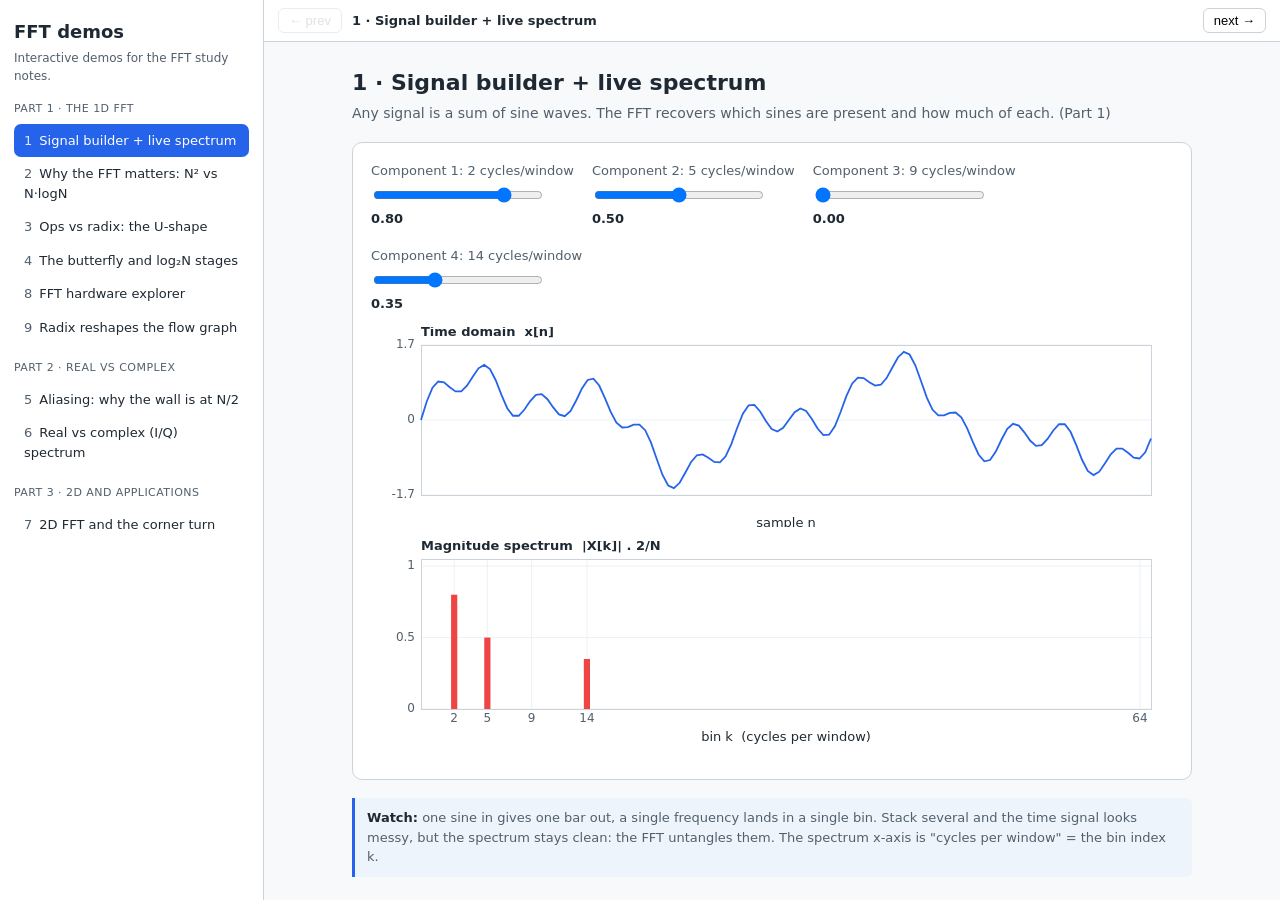
<file: index.html>
﻿<!doctype html>
<html lang="en">
<head>
<meta charset="utf-8">
<meta name="viewport" content="width=device-width, initial-scale=1">
<title>FFT demos</title>
<link rel="stylesheet" href="style.css">
<style>
  html, body { height: 100%; }
  body { margin: 0; }
  .nav-wrap { display: flex; height: 100vh; }
  .sidebar { width: 264px; flex-shrink: 0; border-right: 1px solid var(--line); background: #fff; overflow-y: auto; padding: 18px 14px; }
  .sidebar h1 { font-size: 18px; margin: 0 0 4px; }
  .sidebar .sub { font-size: 12px; color: var(--muted); margin: 0 0 8px; }
  .grp { font-size: 11px; text-transform: uppercase; letter-spacing: .04em; color: var(--muted); margin: 16px 0 6px; }
  .item { display: block; padding: 7px 10px; border-radius: 7px; font-size: 13px; color: var(--fg); text-decoration: none; cursor: pointer; }
  .item:hover { background: #eef4fb; }
  .item.active { background: var(--accent); color: #fff; }
  .item .n { color: var(--muted); margin-right: 7px; font-variant-numeric: tabular-nums; }
  .item.active .n { color: #dbe7fb; }
  .stage { flex: 1; display: flex; flex-direction: column; min-width: 0; }
  .bar { display: flex; align-items: center; gap: 10px; padding: 8px 14px; border-bottom: 1px solid var(--line); background: #fff; font-size: 13px; }
  .bar .title { font-weight: 600; flex: 1; }
  .bar button { font-size: 13px; padding: 4px 10px; border: 1px solid var(--line); border-radius: 6px; background: #fff; cursor: pointer; }
  .bar button:disabled { opacity: .4; cursor: default; }
  iframe { flex: 1; width: 100%; border: 0; background: var(--bg); }
  @media (max-width: 680px) {
    .nav-wrap { flex-direction: column; height: auto; }
    .sidebar { width: auto; border-right: 0; border-bottom: 1px solid var(--line); }
    iframe { height: 78vh; }
  }
</style>
</head>
<body>
<div class="nav-wrap">
  <aside class="sidebar">
    <h1>FFT demos</h1>
    <p class="sub">Interactive demos for the FFT study notes.</p>
    <div id="list"></div>
  </aside>
  <main class="stage">
    <div class="bar">
      <button id="prev">&larr; prev</button>
      <div class="title" id="title"></div>
      <button id="next">next &rarr;</button>
    </div>
    <iframe id="frame" title="demo"></iframe>
  </main>
</div>
<script>
const demos = [
  { g:'Part 1 · the 1D FFT', n:1, file:'01-signal-builder.html', t:'Signal builder + live spectrum' },
  { g:'Part 1 · the 1D FFT', n:2, file:'02-ops-vs-n.html', t:'Why the FFT matters: N² vs N·logN' },
  { g:'Part 1 · the 1D FFT', n:3, file:'03-ops-vs-radix.html', t:'Ops vs radix: the U-shape' },
  { g:'Part 1 · the 1D FFT', n:4, file:'04-butterfly.html', t:'The butterfly and log₂N stages' },
  { g:'Part 1 · the 1D FFT', n:8, file:'08-hardware/index.html', t:'FFT hardware explorer' },
  { g:'Part 1 · the 1D FFT', n:9, file:'09-radix-flow.html', t:'Radix reshapes the flow graph' },
  { g:'Part 2 · real vs complex', n:5, file:'05-aliasing.html', t:'Aliasing: why the wall is at N/2' },
  { g:'Part 2 · real vs complex', n:6, file:'06-real-vs-complex.html', t:'Real vs complex (I/Q) spectrum' },
  { g:'Part 3 · 2D and applications', n:7, file:'07-2d-fft.html', t:'2D FFT and the corner turn' },
];
const listEl = document.getElementById('list');
const frame = document.getElementById('frame');
const titleEl = document.getElementById('title');
const prevBtn = document.getElementById('prev');
const nextBtn = document.getElementById('next');
let current = 0, lastG = null;
demos.forEach((d, i) => {
  if (d.g !== lastG) { const h = document.createElement('div'); h.className = 'grp'; h.textContent = d.g; listEl.appendChild(h); lastG = d.g; }
  const a = document.createElement('a'); a.className = 'item'; a.dataset.i = i;
  a.innerHTML = '<span class="n">' + d.n + '</span>' + d.t;
  a.addEventListener('click', () => select(i));
  listEl.appendChild(a);
});
function select(i) {
  current = i; const d = demos[i];
  frame.src = d.file;
  titleEl.textContent = d.n + ' · ' + d.t;
  location.hash = 'demo' + d.n;
  Array.from(listEl.querySelectorAll('.item')).forEach(el => el.classList.toggle('active', +el.dataset.i === i));
  prevBtn.disabled = i === 0; nextBtn.disabled = i === demos.length - 1;
}
prevBtn.addEventListener('click', () => { if (current > 0) select(current - 1); });
nextBtn.addEventListener('click', () => { if (current < demos.length - 1) select(current + 1); });
function fromHash() {
  const m = location.hash.slice(1).match(/^demo(\d+)$/);
  if (m) { const idx = demos.findIndex(d => d.n === +m[1]); if (idx >= 0) return idx; }
  return 0;
}
select(fromHash());
</script>
</body>
</html>
</file>
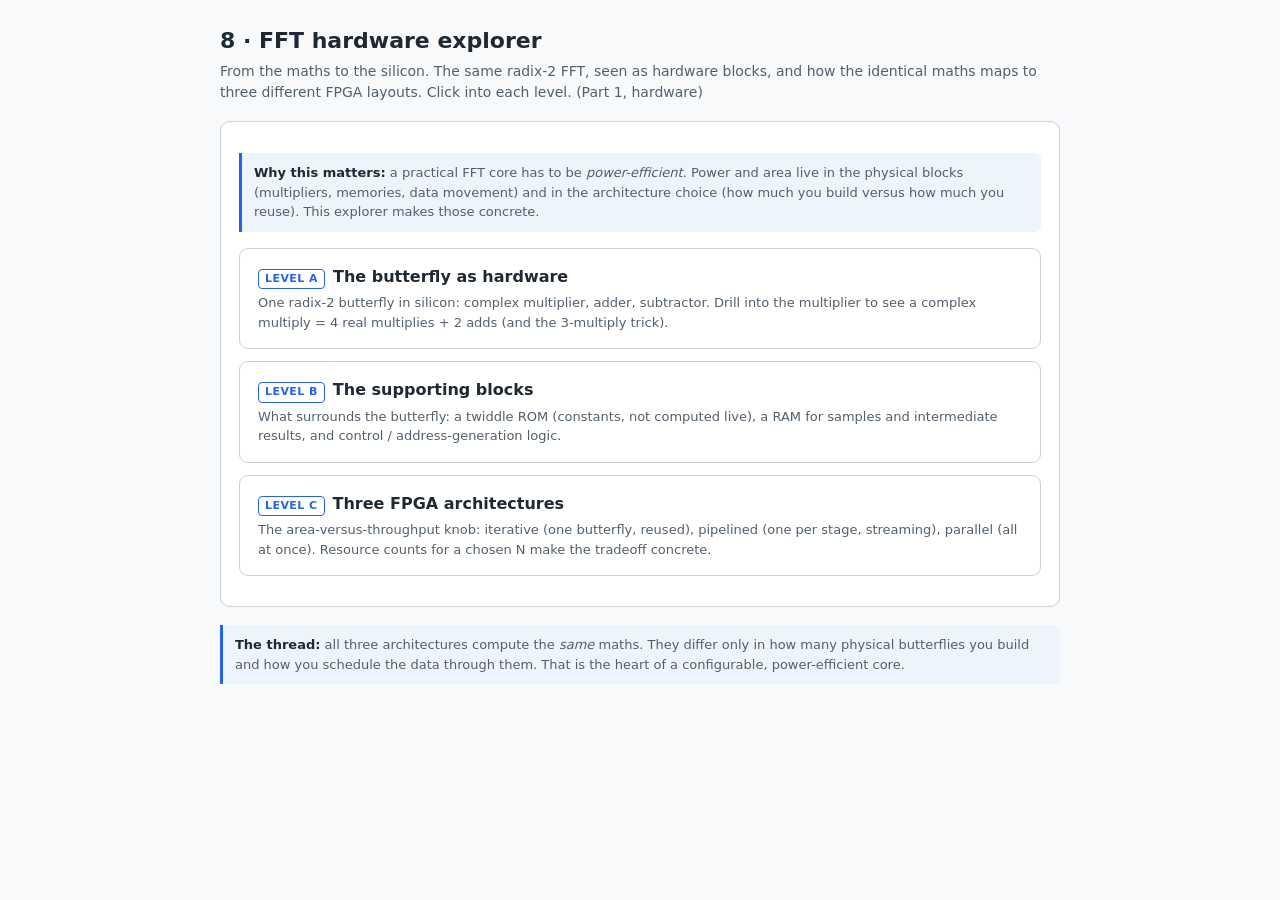
<file: 08-hardware/index.html>
﻿<!doctype html>
<html lang="en">
<head>
<meta charset="utf-8">
<meta name="viewport" content="width=device-width, initial-scale=1">
<title>Demo 8 - FFT hardware explorer</title>
<link rel="stylesheet" href="../style.css">
<style>
  .level { display:block; text-decoration:none; color:inherit; border:1px solid var(--line); border-radius:9px; padding:16px 18px; margin-bottom:12px; background:#fff; }
  .level:hover { border-color:var(--accent); }
  .level .t { font-weight:600; font-size:16px; }
  .level .d { color:var(--muted); font-size:13px; margin-top:4px; }
  .level .tag { display:inline-block; font-size:11px; text-transform:uppercase; letter-spacing:.04em; color:var(--accent); border:1px solid var(--accent); border-radius:4px; padding:1px 6px; margin-right:8px; }
</style>
</head>
<body>
<div class="wrap">
  
  <h1>8 &middot; FFT hardware explorer</h1>
  <p class="sub">From the maths to the silicon. The same radix-2 FFT, seen as hardware blocks, and how the identical maths maps to three different FPGA layouts. Click into each level. (Part 1, hardware)</p>

  <div class="card">
    <p class="note" style="margin-bottom:16px"><b>Why this matters:</b> a practical FFT core has to be <i>power-efficient</i>. Power and area live in the physical blocks (multipliers, memories, data movement) and in the architecture choice (how much you build versus how much you reuse). This explorer makes those concrete.</p>

    <a class="level" href="a-butterfly.html">
      <div class="t"><span class="tag">Level A</span>The butterfly as hardware</div>
      <div class="d">One radix-2 butterfly in silicon: complex multiplier, adder, subtractor. Drill into the multiplier to see a complex multiply = 4 real multiplies + 2 adds (and the 3-multiply trick).</div>
    </a>

    <a class="level" href="b-blocks.html">
      <div class="t"><span class="tag">Level B</span>The supporting blocks</div>
      <div class="d">What surrounds the butterfly: a twiddle ROM (constants, not computed live), a RAM for samples and intermediate results, and control / address-generation logic.</div>
    </a>

    <a class="level" href="c-architectures.html">
      <div class="t"><span class="tag">Level C</span>Three FPGA architectures</div>
      <div class="d">The area-versus-throughput knob: iterative (one butterfly, reused), pipelined (one per stage, streaming), parallel (all at once). Resource counts for a chosen N make the tradeoff concrete.</div>
    </a>
  </div>

  <p class="note"><b>The thread:</b> all three architectures compute the <i>same</i> maths. They differ only in how many physical butterflies you build and how you schedule the data through them. That is the heart of a configurable, power-efficient core.</p>
</div>
</body>
</html>
</file>
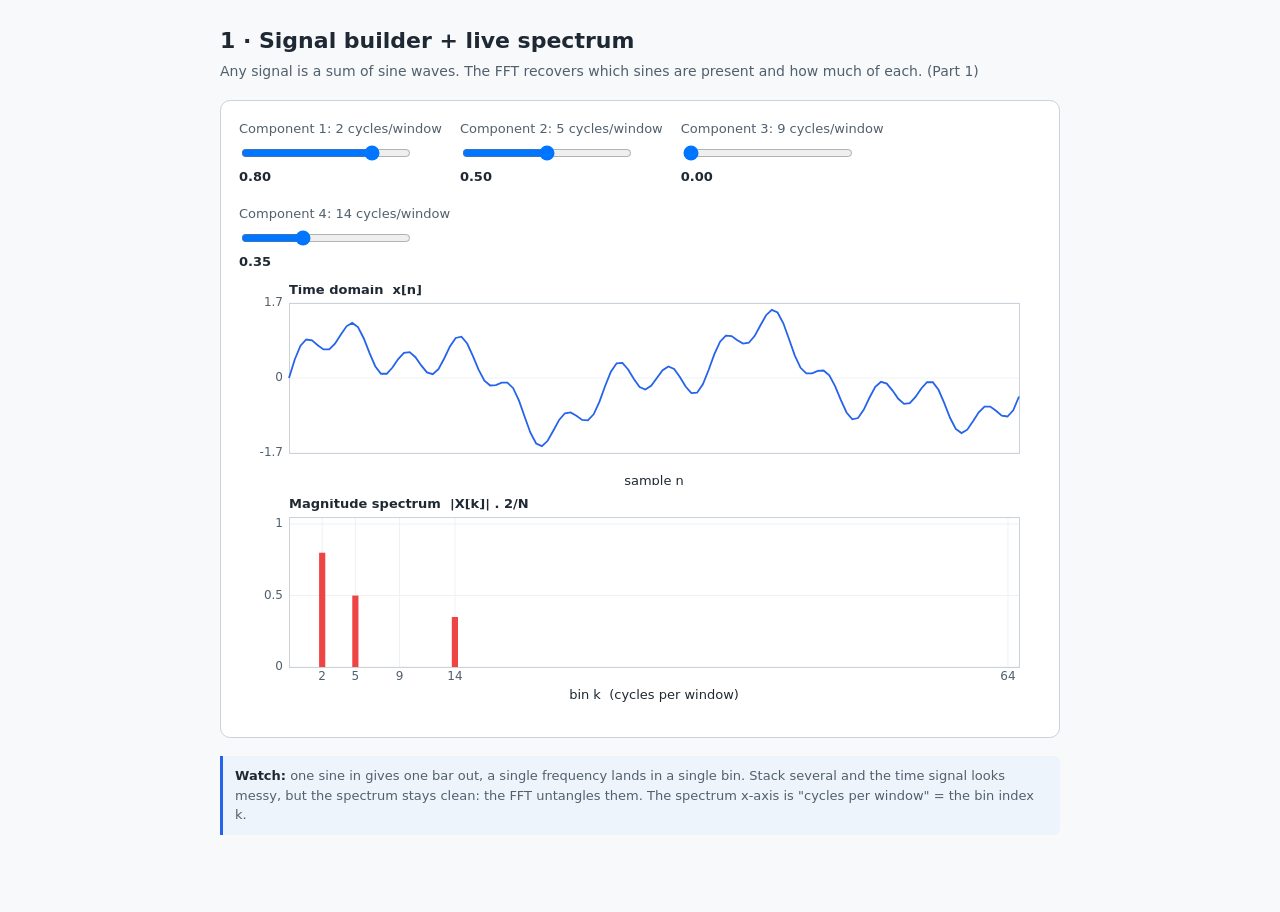
<file: 01-signal-builder.html>
﻿<!doctype html>
<html lang="en">
<head>
<meta charset="utf-8">
<meta name="viewport" content="width=device-width, initial-scale=1">
<title>Demo 1 - Signal builder + live spectrum</title>
<link rel="stylesheet" href="style.css">
</head>
<body>
<div class="wrap">
  
  <h1>1 &middot; Signal builder + live spectrum</h1>
  <p class="sub">Any signal is a sum of sine waves. The FFT recovers which sines are present and how much of each. (Part 1)</p>
  <div class="card">
    <div class="controls" id="sliders"></div>
    <canvas id="time" width="800" height="200"></canvas>
    <div style="height:14px"></div>
    <canvas id="spec" width="800" height="220"></canvas>
  </div>
  <p class="note"><b>Watch:</b> one sine in gives one bar out, a single frequency lands in a single bin. Stack several and the time signal looks messy, but the spectrum stays clean: the FFT untangles them. The spectrum x-axis is "cycles per window" = the bin index k.</p>
</div>
<script src="fft.js"></script>
<script src="plot.js"></script>
<script>
const N = 128;
const comps = [ {f:2,a:0.8}, {f:5,a:0.5}, {f:9,a:0.0}, {f:14,a:0.35} ];
const slidersEl = document.getElementById('sliders');
comps.forEach((c, i) => {
  const el = document.createElement('div'); el.className = 'control';
  el.innerHTML = '<label>Component ' + (i+1) + ': ' + c.f + ' cycles/window</label>' +
    '<input type="range" min="0" max="1" step="0.01" value="' + c.a + '" data-i="' + i + '">' +
    '<span class="val" id="v' + i + '">' + c.a.toFixed(2) + '</span>';
  slidersEl.appendChild(el);
});
slidersEl.addEventListener('input', e => {
  const i = +e.target.dataset.i;
  comps[i].a = +e.target.value;
  document.getElementById('v'+i).textContent = comps[i].a.toFixed(2);
  draw();
});
const tctx = document.getElementById('time').getContext('2d');
const sctx = document.getElementById('spec').getContext('2d');
function draw() {
  const x = new Float64Array(N);
  let amax = 0;
  for (let n = 0; n < N; n++) {
    let s = 0;
    comps.forEach(c => { s += c.a * Math.sin(2*Math.PI*c.f*n/N); });
    x[n] = s; amax = Math.max(amax, Math.abs(s));
  }
  const yr = Math.max(1.2, amax * 1.1);
  clearCanvas(tctx, 800, 200);
  const pt = makePlot(tctx, {x:50,y:18,w:730,h:150}, {xmin:0,xmax:N-1,ymin:-yr,ymax:yr});
  drawFrame(pt, { title:'Time domain  x[n]', xlabel:'sample n',
    yticks:[{v:-yr,label:(-yr).toFixed(1)},{v:0,label:'0'},{v:yr,label:yr.toFixed(1)}] });
  const xs = Array.from({length:N}, (_,i)=>i);
  plotLineXY(pt, xs, Array.from(x), '#2563eb', 1.8);
  const sp = fft(x);
  const mag = magnitude(sp.re, sp.im);
  const half = N/2;
  const bars = Array.from({length: half+1}, (_,k)=> mag[k]*2/N);
  clearCanvas(sctx, 800, 220);
  const ps = makePlot(sctx, {x:50,y:18,w:730,h:150}, {xmin:-1,xmax:half+1,ymin:0,ymax:1.05});
  drawFrame(ps, { title:'Magnitude spectrum  |X[k]| . 2/N', xlabel:'bin k  (cycles per window)',
    xticks:[2,5,9,14,half].map(v=>({v,label:String(v)})),
    yticks:[{v:0,label:'0'},{v:0.5,label:'0.5'},{v:1,label:'1'}] });
  plotBars(ps, bars, '#ef4444', 0);
}
draw();
</script>
</body>
</html>
</file>
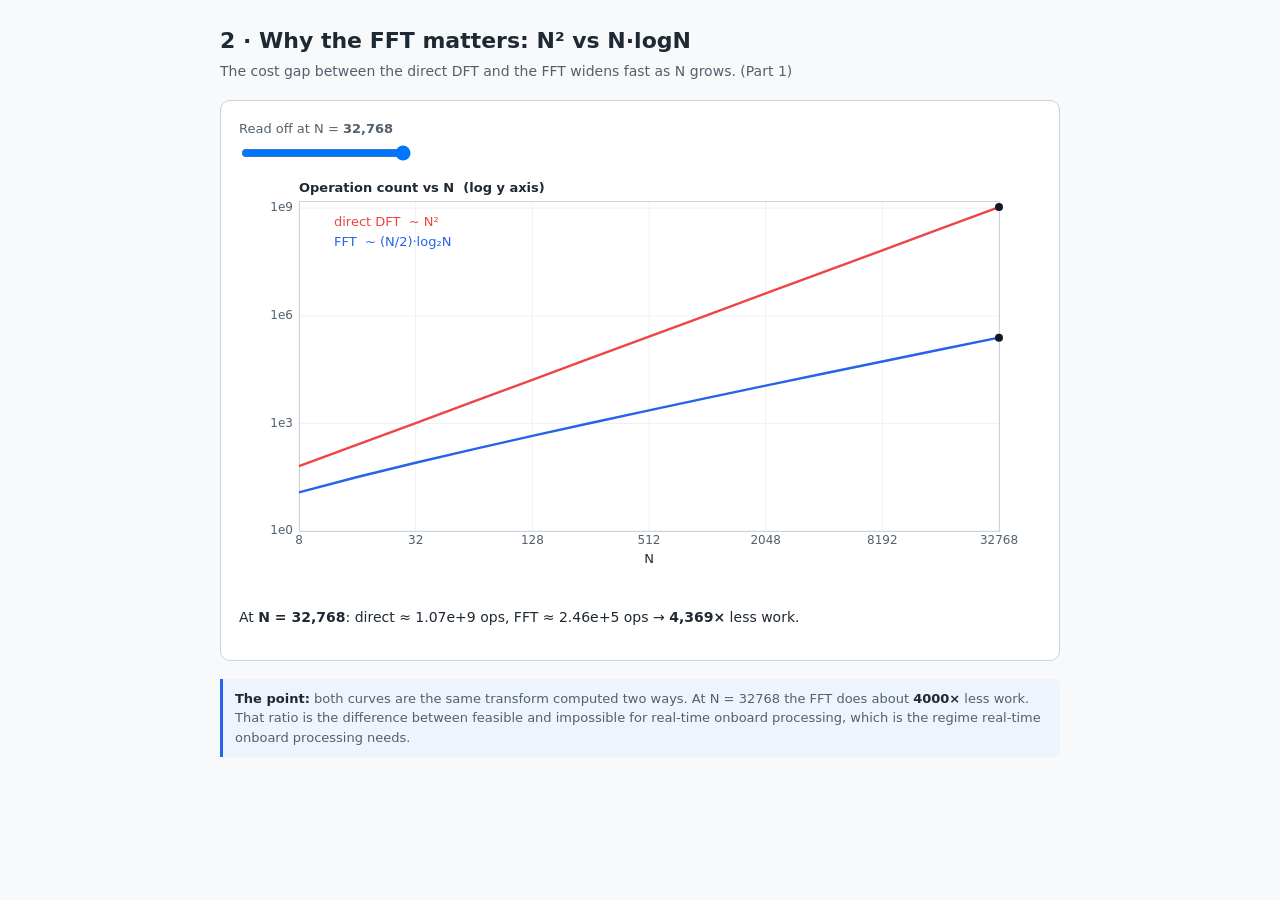
<file: 02-ops-vs-n.html>
﻿<!doctype html>
<html lang="en">
<head>
<meta charset="utf-8">
<meta name="viewport" content="width=device-width, initial-scale=1">
<title>Demo 2 - Ops vs N</title>
<link rel="stylesheet" href="style.css">
</head>
<body>
<div class="wrap">
  
  <h1>2 &middot; Why the FFT matters: N&sup2; vs N&middot;logN</h1>
  <p class="sub">The cost gap between the direct DFT and the FFT widens fast as N grows. (Part 1)</p>
  <div class="card">
    <div class="controls">
      <div class="control">
        <label>Read off at N = <span class="val" id="nlabel"></span></label>
        <input type="range" id="n" min="0" max="12" step="1" value="12">
      </div>
    </div>
    <canvas id="plot" width="800" height="420"></canvas>
    <p class="readout" id="readout"></p>
  </div>
  <p class="note"><b>The point:</b> both curves are the same transform computed two ways. At N = 32768 the FFT does about <b>4000&times;</b> less work. That ratio is the difference between feasible and impossible for real-time onboard processing, which is the regime real-time onboard processing needs.</p>
</div>
<script src="plot.js"></script>
<script>
const Ns = []; for (let p=3; p<=15; p++) Ns.push(1<<p);
const dftCost = N => N*N;
const fftCost = N => (N/2)*Math.log2(N);
const ctx = document.getElementById('plot').getContext('2d');
const slider = document.getElementById('n');
const out = document.getElementById('readout');
const nlabel = document.getElementById('nlabel');
function draw(){
  const selN = Ns[+slider.value];
  nlabel.textContent = selN.toLocaleString();
  clearCanvas(ctx, 800, 420);
  const xs = Ns.map(n=>Math.log2(n));
  const yD = Ns.map(n=>Math.log10(dftCost(n)));
  const yF = Ns.map(n=>Math.log10(fftCost(n)));
  const p = makePlot(ctx, {x:60,y:24,w:700,h:330}, {xmin:3,xmax:15,ymin:0,ymax:9.2});
  drawFrame(p, { title:'Operation count vs N  (log y axis)', xlabel:'N',
    xticks:[3,5,7,9,11,13,15].map(e=>({v:e,label:String(1<<e)})),
    yticks:[0,3,6,9].map(v=>({v,label:'1e'+v})) });
  plotLineXY(p, xs, yD, '#ef4444', 2.4);
  plotLineXY(p, xs, yF, '#2563eb', 2.4);
  const mx = Math.log2(selN);
  plotPoints(p, [mx,mx], [Math.log10(dftCost(selN)), Math.log10(fftCost(selN))], '#111827', 4);
  ctx.font='13px system-ui'; ctx.textAlign='left'; ctx.textBaseline='middle';
  ctx.fillStyle='#ef4444'; ctx.fillText('direct DFT  ~ N²', 95, 46);
  ctx.fillStyle='#2563eb'; ctx.fillText('FFT  ~ (N/2)·log₂N', 95, 66);
  const ratio = dftCost(selN)/fftCost(selN);
  out.innerHTML = 'At <b>N = ' + selN.toLocaleString() + '</b>: direct &asymp; ' +
    dftCost(selN).toExponential(2) + ' ops, FFT &asymp; ' + fftCost(selN).toExponential(2) +
    ' ops &rarr; <b>' + Math.round(ratio).toLocaleString() + '&times;</b> less work.';
}
slider.addEventListener('input', draw);
draw();
</script>
</body>
</html>
</file>
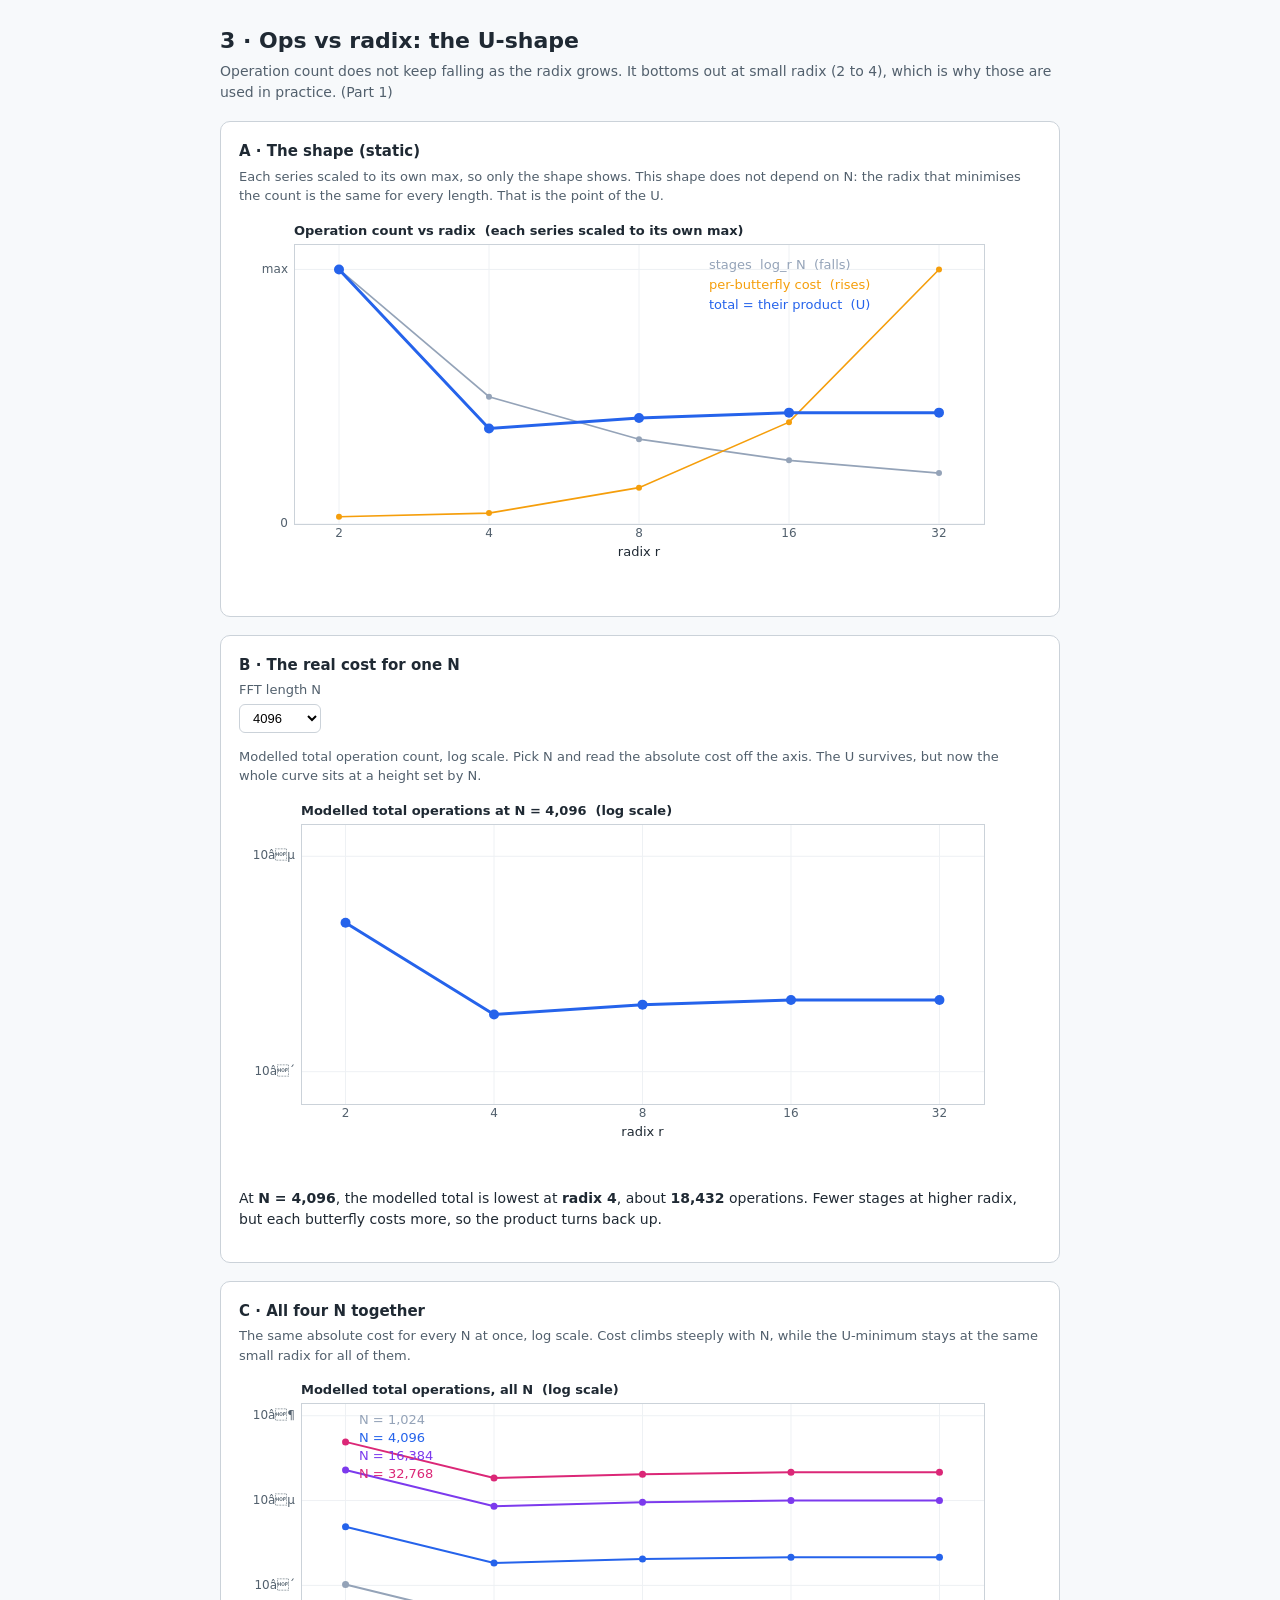
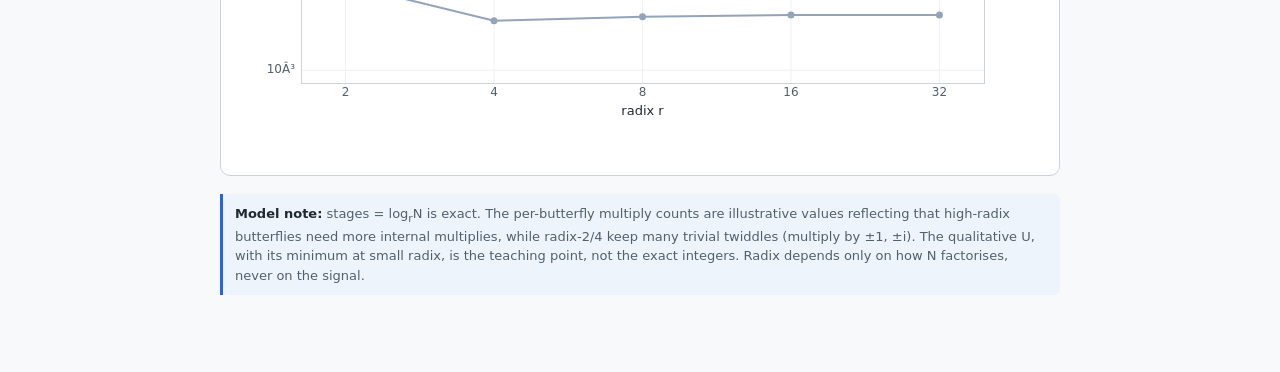
<file: 03-ops-vs-radix.html>
﻿<!doctype html>
<html lang="en">
<head>
<meta charset="utf-8">
<meta name="viewport" content="width=device-width, initial-scale=1">
<title>Demo 3 - Ops vs radix</title>
<link rel="stylesheet" href="style.css">
<style>
  .gtitle { font-size:15px; margin:0 0 4px; }
  .gsub { color:var(--muted); font-size:13px; margin:0 0 12px; }
</style>
</head>
<body>
<div class="wrap">
  
  <h1>3 &middot; Ops vs radix: the U-shape</h1>
  <p class="sub">Operation count does not keep falling as the radix grows. It bottoms out at small radix (2 to 4), which is why those are used in practice. (Part 1)</p>

  <div class="card">
    <h2 class="gtitle">A &middot; The shape (static)</h2>
    <p class="gsub">Each series scaled to its own max, so only the shape shows. This shape does not depend on N: the radix that minimises the count is the same for every length. That is the point of the U.</p>
    <canvas id="plotShape" width="800" height="380"></canvas>
  </div>

  <div class="card">
    <h2 class="gtitle">B &middot; The real cost for one N</h2>
    <div class="controls">
      <div class="control">
        <label>FFT length N</label>
        <select id="N">
          <option value="1024">1024</option>
          <option value="4096" selected>4096</option>
          <option value="16384">16384</option>
          <option value="32768">32768</option>
        </select>
      </div>
    </div>
    <p class="gsub">Modelled total operation count, log scale. Pick N and read the absolute cost off the axis. The U survives, but now the whole curve sits at a height set by N.</p>
    <canvas id="plotOne" width="800" height="380"></canvas>
    <p class="readout" id="readout"></p>
  </div>

  <div class="card">
    <h2 class="gtitle">C &middot; All four N together</h2>
    <p class="gsub">The same absolute cost for every N at once, log scale. Cost climbs steeply with N, while the U-minimum stays at the same small radix for all of them.</p>
    <canvas id="plotAll" width="800" height="380"></canvas>
  </div>

  <p class="note"><b>Model note:</b> stages = log<sub>r</sub>N is exact. The per-butterfly multiply counts are illustrative values reflecting that high-radix butterflies need more internal multiplies, while radix-2/4 keep many trivial twiddles (multiply by &plusmn;1, &plusmn;i). The qualitative U, with its minimum at small radix, is the teaching point, not the exact integers. Radix depends only on how N factorises, never on the signal.</p>
</div>
<script src="plot.js"></script>
<script>
const radices = [2,4,8,16,32];
const bf = {2:2, 4:3, 8:10, 16:28, 32:70};
const Ns = [1024, 4096, 16384, 32768];
const Ncolors = {1024:"#94a3b8", 4096:"#2563eb", 16384:"#7c3aed", 32768:"#db2777"};

const sel = document.getElementById("N");
const ctxShape = document.getElementById("plotShape").getContext("2d");
const ctxOne   = document.getElementById("plotOne").getContext("2d");
const ctxAll   = document.getElementById("plotAll").getContext("2d");
const out = document.getElementById("readout");

function totals(N){
  return radices.map(r => (Math.log(N)/Math.log(r)) * (N/r) * bf[r]);
}
function stagesSeries(N){ return radices.map(r => Math.log(N)/Math.log(r)); }
function perBfSeries(){ return radices.map(r => bf[r]); }
const norm = a => { const m = Math.max.apply(null,a); return a.map(v=>v/m); };
const minIndex = a => { let mi=0; for(let i=1;i<a.length;i++) if(a[i]<a[mi]) mi=i; return mi; };

const xs = radices.map((_,i)=>i);
const xticks = radices.map((r,i)=>({v:i,label:String(r)}));

function drawShape(){
  const stages = stagesSeries(4096), perBf = perBfSeries(), total = totals(4096);
  clearCanvas(ctxShape, 800, 380);
  const p = makePlot(ctxShape, {x:55,y:26,w:690,h:280}, {xmin:-0.3,xmax:4.3,ymin:0,ymax:1.1});
  drawFrame(p, { title:"Operation count vs radix  (each series scaled to its own max)", xlabel:"radix r",
    xticks, yticks:[{v:0,label:"0"},{v:1,label:"max"}] });
  plotLineXY(p, xs, norm(stages), "#94a3b8", 1.6); plotPoints(p, xs, norm(stages), "#94a3b8", 3);
  plotLineXY(p, xs, norm(perBf),  "#f59e0b", 1.6); plotPoints(p, xs, norm(perBf),  "#f59e0b", 3);
  plotLineXY(p, xs, norm(total),  "#2563eb", 3);   plotPoints(p, xs, norm(total),  "#2563eb", 5);
  ctxShape.font="13px system-ui"; ctxShape.textAlign="left"; ctxShape.textBaseline="middle";
  ctxShape.fillStyle="#94a3b8"; ctxShape.fillText("stages  log_r N  (falls)", 470, 48);
  ctxShape.fillStyle="#f59e0b"; ctxShape.fillText("per-butterfly cost  (rises)", 470, 68);
  ctxShape.fillStyle="#2563eb"; ctxShape.fillText("total = their product  (U)", 470, 88);
}

function decadeBounds(values){
  const lo = Math.floor(Math.log10(Math.min.apply(null, values)));
  const hi = Math.ceil(Math.log10(Math.max.apply(null, values)));
  return {lo, hi};
}
function supn(e){
  const map = {"-":"â»","0":"â°","1":"Â¹","2":"Â²","3":"Â³","4":"â´","5":"âµ","6":"â¶","7":"â·","8":"â¸","9":"â¹"};
  return String(e).split("").map(c=>map[c]||c).join("");
}
function decadeTicks(lo, hi){
  const t = [];
  for(let e=lo; e<=hi; e++) t.push({v:e, label:"10" + supn(e)});
  return t;
}

function drawOne(){
  const N = +sel.value;
  const tot = totals(N);
  const b = decadeBounds(tot);
  clearCanvas(ctxOne, 800, 380);
  const p = makePlot(ctxOne, {x:62,y:26,w:683,h:280}, {xmin:-0.3,xmax:4.3,ymin:b.lo-0.15,ymax:b.hi+0.15});
  drawFrame(p, { title:"Modelled total operations at N = " + N.toLocaleString() + "  (log scale)", xlabel:"radix r",
    xticks, yticks: decadeTicks(b.lo, b.hi) });
  const ly = tot.map(v=>Math.log10(v));
  plotLineXY(p, xs, ly, "#2563eb", 3); plotPoints(p, xs, ly, "#2563eb", 5);
  const mi = minIndex(tot);
  out.innerHTML = "At <b>N = " + N.toLocaleString() + "</b>, the modelled total is lowest at <b>radix " +
    radices[mi] + "</b>, about <b>" + Math.round(tot[mi]).toLocaleString() + "</b> operations. " +
    "Fewer stages at higher radix, but each butterfly costs more, so the product turns back up.";
}

function drawAll(){
  const all = Ns.map(totals);
  const flat = all.reduce((a,b)=>a.concat(b), []);
  const b = decadeBounds(flat);
  clearCanvas(ctxAll, 800, 380);
  const p = makePlot(ctxAll, {x:62,y:26,w:683,h:280}, {xmin:-0.3,xmax:4.3,ymin:b.lo-0.15,ymax:b.hi+0.15});
  drawFrame(p, { title:"Modelled total operations, all N  (log scale)", xlabel:"radix r",
    xticks, yticks: decadeTicks(b.lo, b.hi) });
  Ns.forEach((N,i)=>{
    const ly = all[i].map(v=>Math.log10(v));
    const c = Ncolors[N];
    plotLineXY(p, xs, ly, c, 2); plotPoints(p, xs, ly, c, 3.5);
  });
  ctxAll.font="13px system-ui"; ctxAll.textAlign="left"; ctxAll.textBaseline="middle";
  Ns.forEach((N,i)=>{
    ctxAll.fillStyle = Ncolors[N];
    ctxAll.fillText("N = " + N.toLocaleString(), 120, 44 + i*18);
  });
}

sel.addEventListener("change", drawOne);
drawShape();
drawOne();
drawAll();
</script>
</body>
</html>
</file>
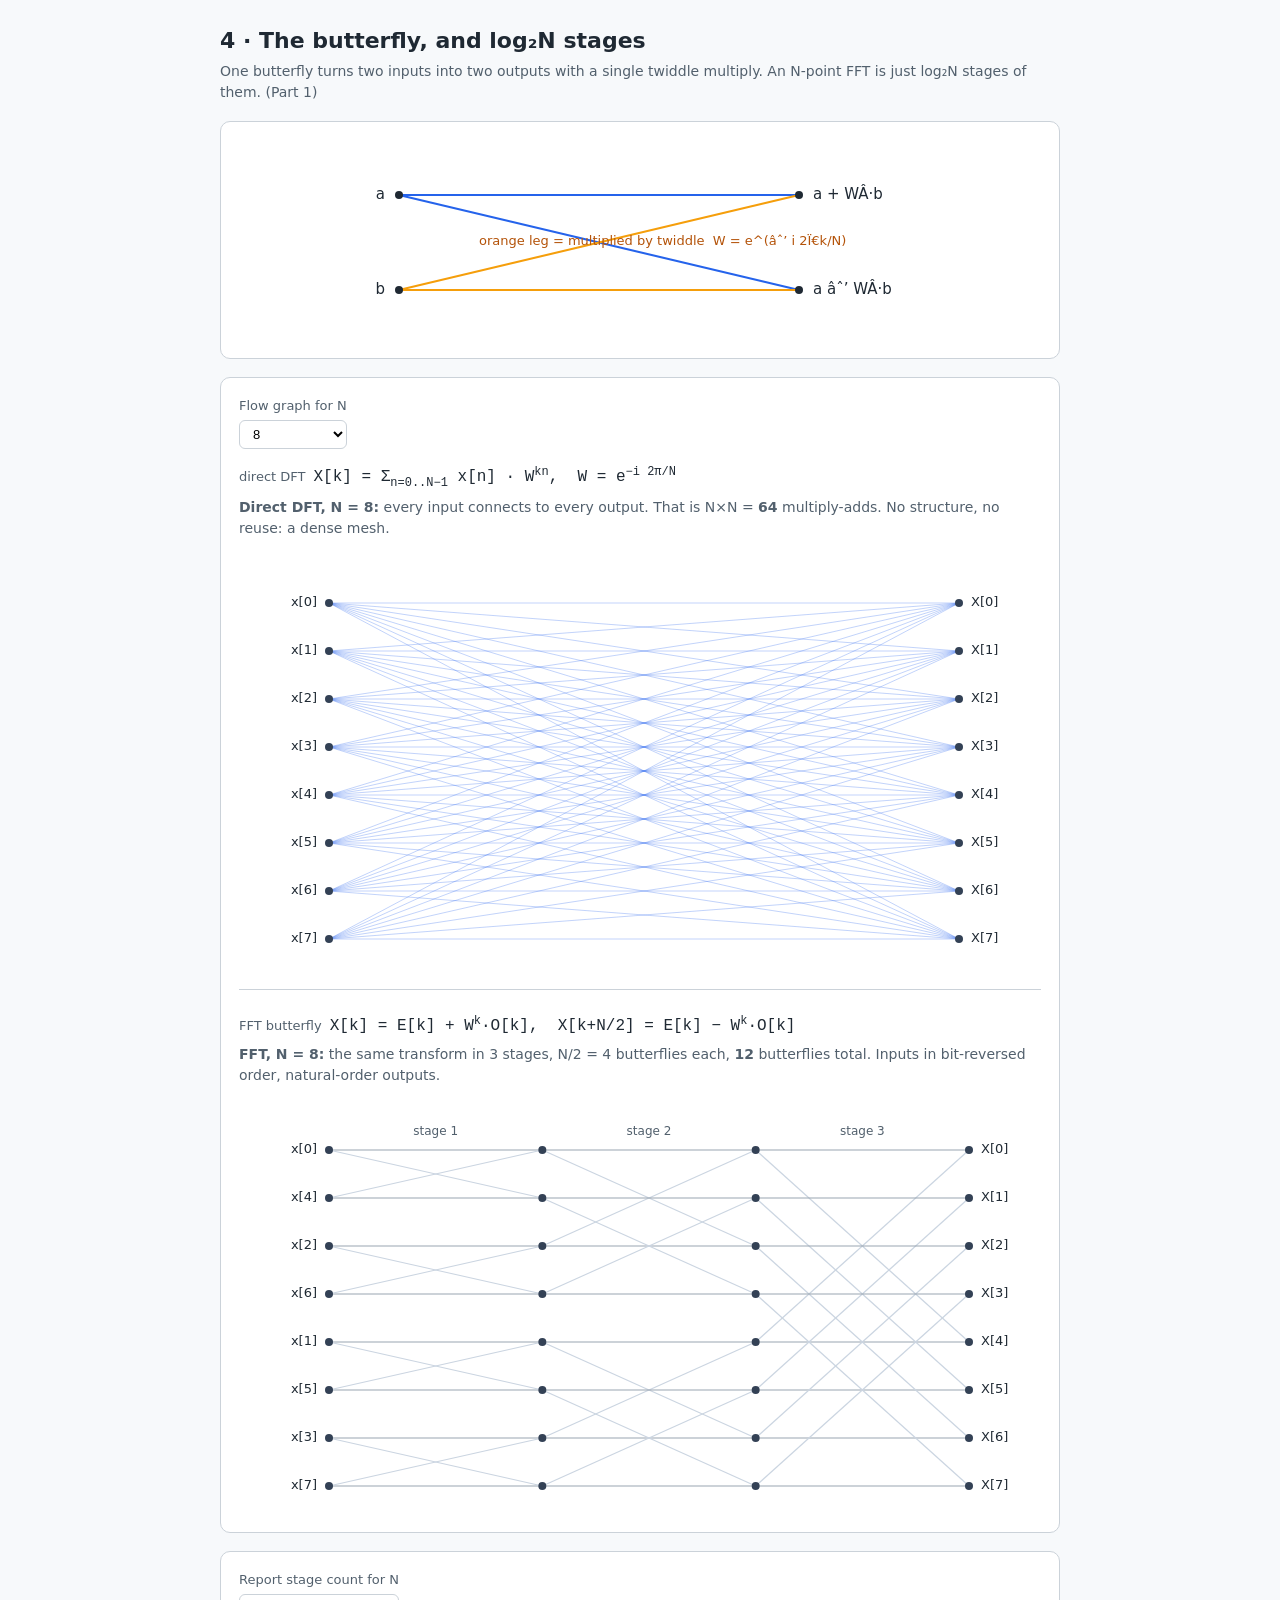
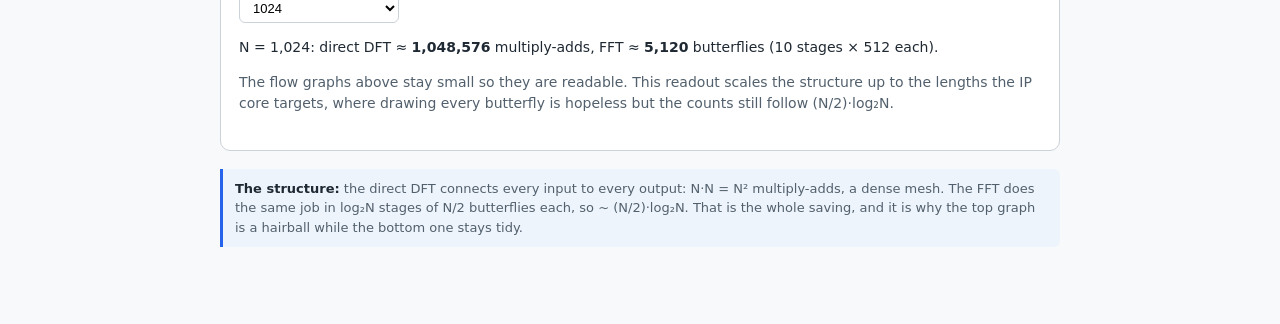
<file: 04-butterfly.html>
﻿<!doctype html>
<html lang="en">
<head>
<meta charset="utf-8">
<meta name="viewport" content="width=device-width, initial-scale=1">
<title>Demo 4 - Butterfly and stages</title>
<link rel="stylesheet" href="style.css">
<style>
  .eq { font-size:16px; color:var(--fg); margin:0 0 6px; font-family: ui-monospace, 'Cascadia Code', Consolas, monospace; }
  .eq .lbl { font-family: system-ui, sans-serif; font-size:13px; color:var(--muted); margin-right:8px; }
  .eq sub { font-size:0.75em; }
  .eq sup { font-size:0.75em; }
</style>
</head>
<body>
<div class="wrap">
  
  <h1>4 &middot; The butterfly, and log&#8322;N stages</h1>
  <p class="sub">One butterfly turns two inputs into two outputs with a single twiddle multiply. An N-point FFT is just log&#8322;N stages of them. (Part 1)</p>
  <div class="card">
    <canvas id="bf" width="800" height="200"></canvas>
  </div>

  <div class="card">
    <div class="controls">
      <div class="control">
        <label>Flow graph for N</label>
        <select id="Ndiag">
          <option value="8" selected>8</option>
          <option value="16">16</option>
          <option value="32">32</option>
          <option value="64">64</option>
        </select>
      </div>
    </div>

    <p class="eq"><span class="lbl">direct DFT</span>X[k] = &Sigma;<sub>n=0..N&minus;1</sub> x[n] &middot; W<sup>kn</sup>,&nbsp;&nbsp;W = e<sup>&minus;i 2&pi;/N</sup></p>
    <p class="sub" id="meshcap" style="margin-bottom:8px"></p>
    <canvas id="mesh" width="800" height="420"></canvas>

    <hr style="border:none;border-top:1px solid var(--line);margin:22px 0">

    <p class="eq"><span class="lbl">FFT butterfly</span>X[k] = E[k] + W<sup>k</sup>&middot;O[k],&nbsp;&nbsp;X[k+N/2] = E[k] &minus; W<sup>k</sup>&middot;O[k]</p>
    <p class="sub" id="diagcap" style="margin-bottom:8px"></p>
    <canvas id="net" width="800" height="420"></canvas>
  </div>

  <div class="card">
    <div class="controls">
      <div class="control">
        <label>Report stage count for N</label>
        <select id="Ncount">
          <option value="8">8</option>
          <option value="16">16</option>
          <option value="64">64</option>
          <option value="1024" selected>1024</option>
          <option value="32768">32768</option>
        </select>
      </div>
    </div>
    <p class="readout" id="readout"></p>
    <p class="sub" style="margin-top:6px">The flow graphs above stay small so they are readable. This readout scales the structure up to the lengths the IP core targets, where drawing every butterfly is hopeless but the counts still follow (N/2)&middot;log&#8322;N.</p>
  </div>

  <p class="note"><b>The structure:</b> the direct DFT connects every input to every output: N&middot;N = N&sup2; multiply-adds, a dense mesh. The FFT does the same job in log&#8322;N stages of N/2 butterflies each, so ~ (N/2)&middot;log&#8322;N. That is the whole saving, and it is why the top graph is a hairball while the bottom one stays tidy.</p>
</div>
<script src="plot.js"></script>
<script>
const bctx = document.getElementById("bf").getContext("2d");
const nctx = document.getElementById("net").getContext("2d");
const mctx = document.getElementById("mesh").getContext("2d");
function dot(ctx,x,y,c,r){ ctx.fillStyle=c||"#334155"; ctx.beginPath(); ctx.arc(x,y,r||4,0,7); ctx.fill(); }
function line(ctx,x1,y1,x2,y2,c,w){ ctx.strokeStyle=c; ctx.lineWidth=w||1.6; ctx.beginPath(); ctx.moveTo(x1,y1); ctx.lineTo(x2,y2); ctx.stroke(); }

function drawButterfly(){
  clearCanvas(bctx,800,200);
  const ax=160, ay=55, bx=160, by=150, ox=560;
  line(bctx,ax,ay,ox,55,"#2563eb",2);
  line(bctx,ax,ay,ox,150,"#2563eb",2);
  line(bctx,bx,by,ox,55,"#f59e0b",2);
  line(bctx,bx,by,ox,150,"#f59e0b",2);
  dot(bctx,ax,ay,"#1f2933"); dot(bctx,bx,by,"#1f2933"); dot(bctx,ox,55,"#1f2933"); dot(bctx,ox,150,"#1f2933");
  bctx.fillStyle="#1f2933"; bctx.font="15px system-ui"; bctx.textBaseline="middle";
  bctx.textAlign="right"; bctx.fillText("a", ax-14, ay); bctx.fillText("b", bx-14, by);
  bctx.textAlign="left"; bctx.fillText("a + WÂ·b", ox+14, 55); bctx.fillText("a âˆ’ WÂ·b", ox+14, 150);
  bctx.fillStyle="#b45309"; bctx.font="13px system-ui";
  bctx.fillText("orange leg = multiplied by twiddle  W = e^(âˆ’ i 2Ï€k/N)", 240, 102);
}

function bitrev(i, bits){ let r=0; for(let b=0;b<bits;b++){ r=(r<<1)|((i>>b)&1); } return r; }

// ---- direct DFT: full N x N mesh ----
function drawMesh(N){
  const top=56, bottom=28, leftLabel=90, rightLabel=80;
  const usableH = 420 - top - bottom;
  const gap = usableH / (N - 1);
  const Y = i => top + i*gap;
  const xL = leftLabel, xR = 800 - rightLabel;
  clearCanvas(mctx,800,420);
  // every input to every output
  const alpha = N>32 ? 0.10 : (N>16 ? 0.16 : 0.28);
  mctx.strokeStyle = "rgba(37,99,235," + alpha + ")"; mctx.lineWidth = 1;
  for(let i=0;i<N;i++) for(let k=0;k<N;k++){
    mctx.beginPath(); mctx.moveTo(xL,Y(i)); mctx.lineTo(xR,Y(k)); mctx.stroke();
  }
  const dotR = N>32 ? 2.5 : 4;
  for(let i=0;i<N;i++){ dot(mctx,xL,Y(i),"#334155",dotR); dot(mctx,xR,Y(i),"#334155",dotR); }
  mctx.fillStyle="#1f2933"; mctx.textBaseline="middle";
  if(N<=16){
    mctx.font="13px system-ui";
    mctx.textAlign="right"; for(let i=0;i<N;i++) mctx.fillText("x["+i+"]", xL-12, Y(i));
    mctx.textAlign="left";  for(let k=0;k<N;k++) mctx.fillText("X["+k+"]", xR+12, Y(k));
  } else {
    mctx.font="12px system-ui";
    mctx.textAlign="right"; mctx.fillText("x[0.."+(N-1)+"]", xL-10, Y(0));
    mctx.textAlign="left";  mctx.fillText("X[0.."+(N-1)+"]", xR+10, Y(0));
  }
}

// ---- FFT: log2 N stages of butterflies ----
function drawNetwork(N){
  const bits = Math.round(Math.log2(N));
  const stages = bits;
  const top=56, bottom=28, leftLabel=90, rightLabel=70;
  const usableH = 420 - top - bottom;
  const gap = usableH / (N - 1);
  const Y = i => top + i*gap;
  const x0 = leftLabel, x1 = 800 - rightLabel;
  const cols = [];
  for(let c=0;c<=stages;c++) cols.push(x0 + (x1 - x0) * c / stages);

  clearCanvas(nctx,800,420);
  for(let s=1;s<=stages;s++){
    const c=s-1, span=1<<(s-1), grp=2*span;
    for(let start=0;start<N;start+=grp){
      for(let k=0;k<span;k++){
        const i=start+k, j=i+span;
        line(nctx,cols[c],Y(i),cols[c+1],Y(i),"#9aa5b1",1.2);
        line(nctx,cols[c],Y(j),cols[c+1],Y(j),"#9aa5b1",1.2);
        line(nctx,cols[c],Y(i),cols[c+1],Y(j),"#cbd5e1",1.2);
        line(nctx,cols[c],Y(j),cols[c+1],Y(i),"#cbd5e1",1.2);
      }
    }
  }
  const dotR = N>32 ? 2.5 : 4;
  for(let col=0;col<=stages;col++) for(let i=0;i<N;i++) dot(nctx,cols[col],Y(i),"#334155",dotR);
  nctx.fillStyle="#1f2933"; nctx.textBaseline="middle";
  if(N<=16){
    nctx.font="13px system-ui";
    nctx.textAlign="right"; for(let i=0;i<N;i++) nctx.fillText("x["+bitrev(i,bits)+"]", cols[0]-12, Y(i));
    nctx.textAlign="left";  for(let i=0;i<N;i++) nctx.fillText("X["+i+"]", cols[stages]+12, Y(i));
  } else {
    nctx.font="12px system-ui";
    nctx.textAlign="right"; nctx.fillText("x[bit-rev]", cols[0]-10, Y(0));
    nctx.textAlign="left";  nctx.fillText("X[0.."+(N-1)+"]", cols[stages]+10, Y(0));
  }
  nctx.fillStyle="#52606d"; nctx.textAlign="center"; nctx.textBaseline="bottom";
  nctx.font="12px system-ui";
  for(let s=1;s<=stages;s++){
    if(stages<=4 || s===1 || s===stages || stages<=6){
      nctx.fillText("stage "+s, (cols[s-1]+cols[s])/2, top-12);
    }
  }
}

const selDiag = document.getElementById("Ndiag");
const meshcap = document.getElementById("meshcap");
const diagcap = document.getElementById("diagcap");
function updDiag(){
  const N = +selDiag.value, bits = Math.round(Math.log2(N));
  drawMesh(N);
  drawNetwork(N);
  meshcap.innerHTML = "<b>Direct DFT, N = " + N + ":</b> every input connects to every output. " +
    "That is N&times;N = <b>" + (N*N).toLocaleString() + "</b> multiply-adds. No structure, no reuse: a dense mesh.";
  diagcap.innerHTML = "<b>FFT, N = " + N + ":</b> the same transform in " + bits + " stages, N/2 = " + (N/2) +
    " butterflies each, <b>" + ((N/2)*bits).toLocaleString() + "</b> butterflies total. " +
    "Inputs in bit-reversed order, natural-order outputs.";
}

const selCount = document.getElementById("Ncount");
const out = document.getElementById("readout");
function updCount(){
  const N=+selCount.value, st=Math.log2(N);
  out.innerHTML="N = "+N.toLocaleString()+": direct DFT &asymp; <b>"+(N*N).toLocaleString()+"</b> multiply-adds, "+
    "FFT &asymp; <b>"+((N/2)*st).toLocaleString()+"</b> butterflies ("+st+" stages &times; "+(N/2).toLocaleString()+" each).";
}

selDiag.addEventListener("change", updDiag);
selCount.addEventListener("change", updCount);
drawButterfly(); updDiag(); updCount();
</script>
</body>
</html>
</file>
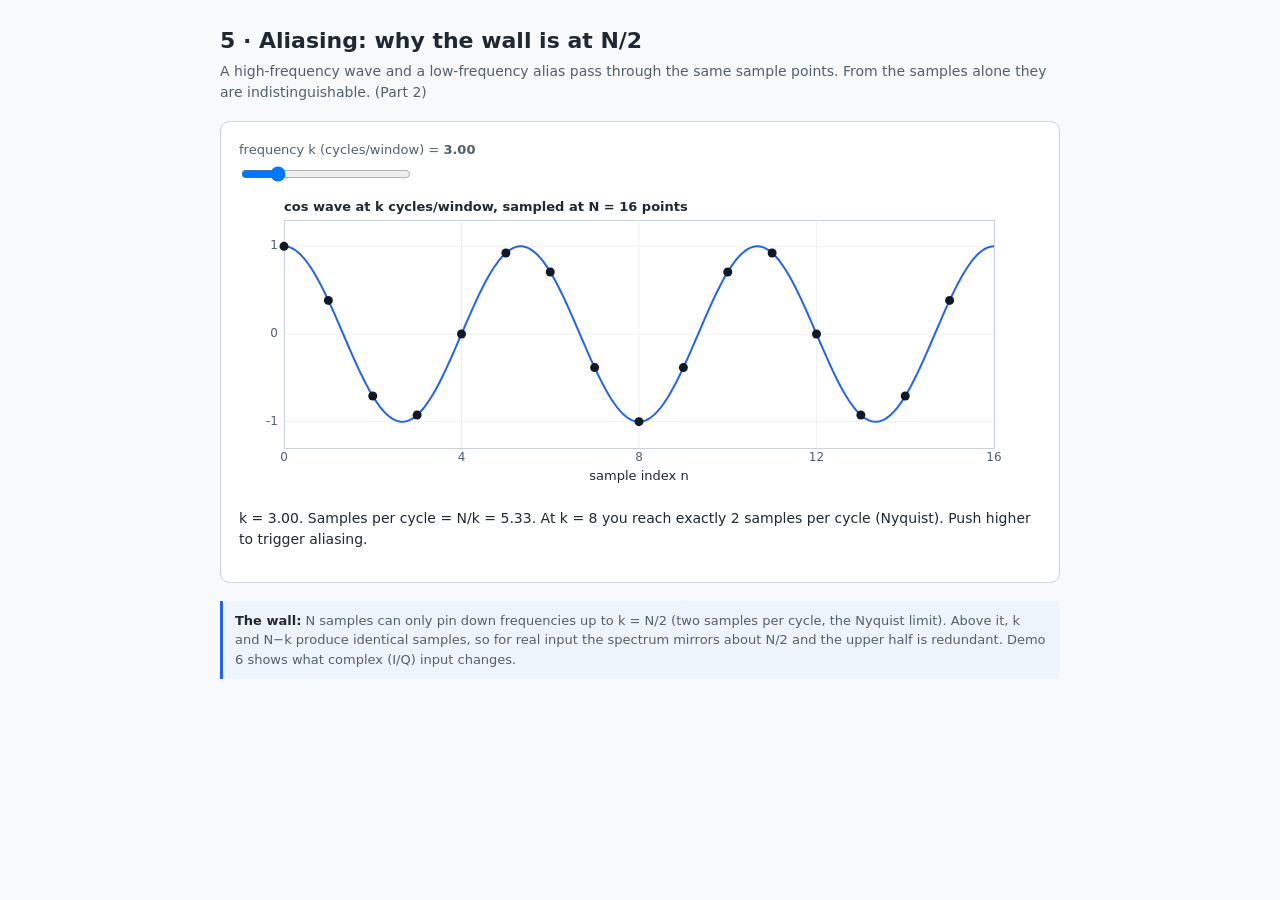
<file: 05-aliasing.html>
﻿<!doctype html>
<html lang="en">
<head>
<meta charset="utf-8">
<meta name="viewport" content="width=device-width, initial-scale=1">
<title>Demo 5 - Aliasing and the N/2 wall</title>
<link rel="stylesheet" href="style.css">
</head>
<body>
<div class="wrap">
  
  <h1>5 &middot; Aliasing: why the wall is at N/2</h1>
  <p class="sub">A high-frequency wave and a low-frequency alias pass through the same sample points. From the samples alone they are indistinguishable. (Part 2)</p>
  <div class="card">
    <div class="controls">
      <div class="control">
        <label>frequency k (cycles/window) = <span class="val" id="kval"></span></label>
        <input type="range" id="k" min="0" max="16" step="0.25" value="3">
      </div>
    </div>
    <canvas id="plot" width="800" height="300"></canvas>
    <p class="readout" id="readout"></p>
  </div>
  <p class="note"><b>The wall:</b> N samples can only pin down frequencies up to k = N/2 (two samples per cycle, the Nyquist limit). Above it, k and N&minus;k produce identical samples, so for real input the spectrum mirrors about N/2 and the upper half is redundant. Demo 6 shows what complex (I/Q) input changes.</p>
</div>
<script src="plot.js"></script>
<script>
const N=16;
const ctx=document.getElementById('plot').getContext('2d');
const slider=document.getElementById('k'), out=document.getElementById('readout'), kval=document.getElementById('kval');
function draw(){
  const k=+slider.value; kval.textContent=k.toFixed(2);
  clearCanvas(ctx,800,300);
  const p=makePlot(ctx,{x:45,y:22,w:710,h:228},{xmin:0,xmax:N,ymin:-1.3,ymax:1.3});
  drawFrame(p,{title:'cos wave at k cycles/window, sampled at N = '+N+' points', xlabel:'sample index n',
    xticks:[0,4,8,12,16].map(v=>({v,label:String(v)})),
    yticks:[{v:-1,label:'-1'},{v:0,label:'0'},{v:1,label:'1'}]});
  const T=[],Y=[]; for(let t=0;t<=N;t+=0.04){T.push(t);Y.push(Math.cos(2*Math.PI*k*t/N));}
  const aliasing = k>N/2, ka=N-k;
  if(aliasing){
    plotLineXY(p,T,Y,'#bcccdc',1.6);
    const Ya=T.map(t=>Math.cos(2*Math.PI*ka*t/N));
    plotLineXY(p,T,Ya,'#ef4444',2);
  } else {
    plotLineXY(p,T,Y,'#2563eb',2);
  }
  const sx=[],sy=[]; for(let n=0;n<N;n++){sx.push(n);sy.push(Math.cos(2*Math.PI*k*n/N));}
  plotPoints(p,sx,sy,'#111827',4.5);
  const spc=(k>0)?(N/k).toFixed(2):'∞';
  out.innerHTML = aliasing
    ? 'k = '+k.toFixed(2)+' is above Nyquist (N/2 = '+(N/2)+'). The black dots match a lower wave at <b>k = '+ka.toFixed(2)+'</b> (red): from the samples alone you cannot tell them apart. Samples per cycle = '+spc+', below 2.'
    : 'k = '+k.toFixed(2)+'. Samples per cycle = N/k = '+spc+'. At k = '+(N/2)+' you reach exactly 2 samples per cycle (Nyquist). Push higher to trigger aliasing.';
}
slider.addEventListener('input', draw);
draw();
</script>
</body>
</html>
</file>
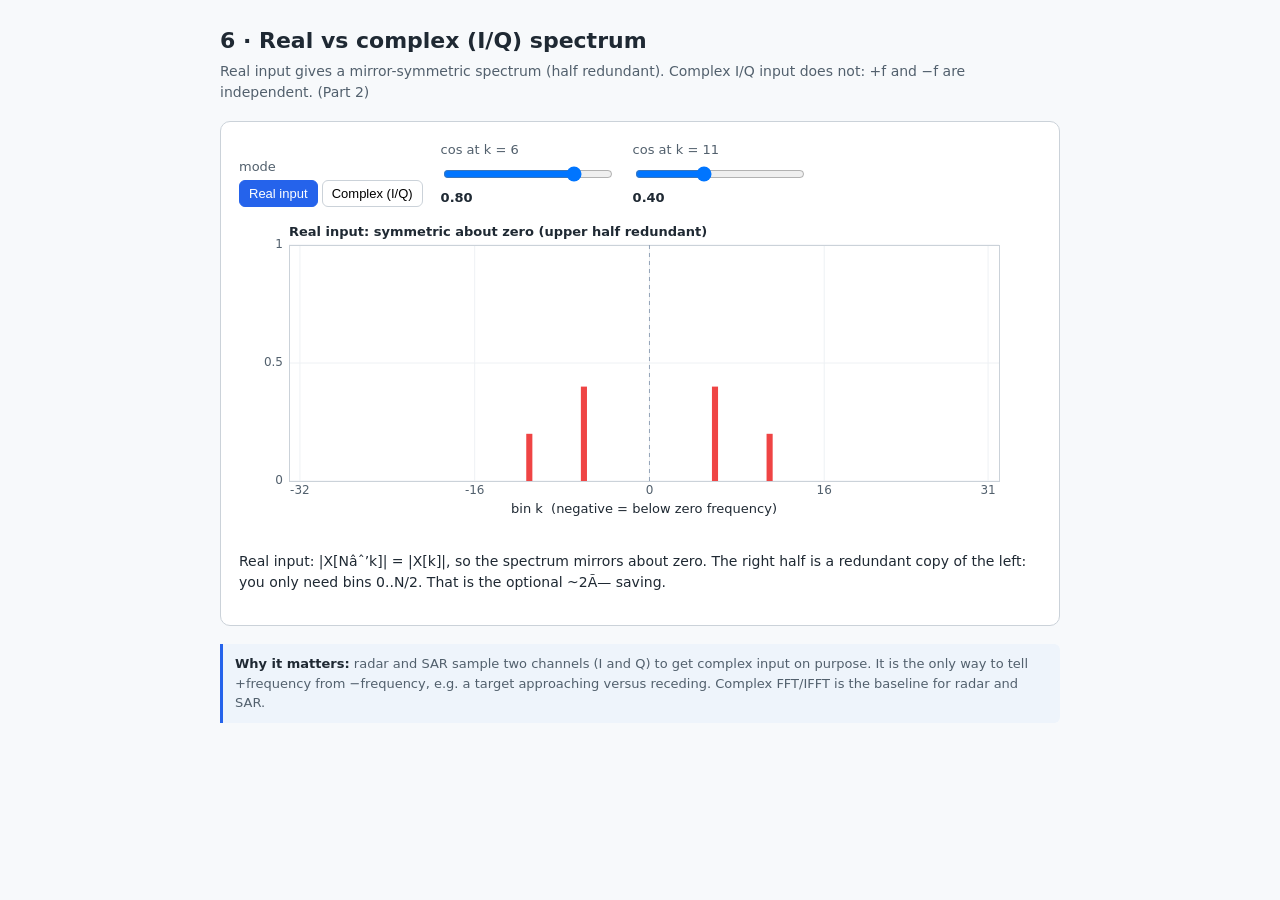
<file: 06-real-vs-complex.html>
﻿<!doctype html>
<html lang="en">
<head>
<meta charset="utf-8">
<meta name="viewport" content="width=device-width, initial-scale=1">
<title>Demo 6 - Real vs complex spectrum</title>
<link rel="stylesheet" href="style.css">
</head>
<body>
<div class="wrap">
  
  <h1>6 &middot; Real vs complex (I/Q) spectrum</h1>
  <p class="sub">Real input gives a mirror-symmetric spectrum (half redundant). Complex I/Q input does not: +f and &minus;f are independent. (Part 2)</p>
  <div class="card">
    <div class="controls">
      <div class="control">
        <label>mode</label>
        <div><button id="bReal" class="active">Real input</button> <button id="bCplx">Complex (I/Q)</button></div>
      </div>
      <div class="control">
        <label id="l1"></label>
        <input type="range" id="a1" min="0" max="1" step="0.01" value="0.8">
        <span class="val" id="v1">0.80</span>
      </div>
      <div class="control">
        <label id="l2"></label>
        <input type="range" id="a2" min="0" max="1" step="0.01" value="0.4">
        <span class="val" id="v2">0.40</span>
      </div>
    </div>
    <canvas id="plot" width="800" height="320"></canvas>
    <p class="readout" id="readout"></p>
  </div>
  <p class="note"><b>Why it matters:</b> radar and SAR sample two channels (I and Q) to get complex input on purpose. It is the only way to tell +frequency from &minus;frequency, e.g. a target approaching versus receding. Complex FFT/IFFT is the baseline for radar and SAR.</p>
</div>
<script src="fft.js"></script>
<script src="plot.js"></script>
<script>
const N=64; let mode='real';
const a1=document.getElementById('a1'), a2=document.getElementById('a2');
const v1=document.getElementById('v1'), v2=document.getElementById('v2');
const l1=document.getElementById('l1'), l2=document.getElementById('l2');
const ctx=document.getElementById('plot').getContext('2d');
const out=document.getElementById('readout');
const bReal=document.getElementById('bReal'), bCplx=document.getElementById('bCplx');
function labels(){
  if(mode==='real'){ l1.textContent='cos at k = 6'; l2.textContent='cos at k = 11'; }
  else { l1.textContent='amplitude at +8'; l2.textContent='amplitude at âˆ’8'; }
}
function build(){
  const re=new Float64Array(N), im=new Float64Array(N);
  const A1=+a1.value, A2=+a2.value;
  if(mode==='real'){
    for(let n=0;n<N;n++) re[n]=A1*Math.cos(2*Math.PI*6*n/N)+A2*Math.cos(2*Math.PI*11*n/N);
  } else {
    for(let n=0;n<N;n++){
      const w=2*Math.PI*8*n/N;
      re[n]=A1*Math.cos(w)+A2*Math.cos(-w);
      im[n]=A1*Math.sin(w)+A2*Math.sin(-w);
    }
  }
  return {re,im};
}
function draw(){
  v1.textContent=(+a1.value).toFixed(2); v2.textContent=(+a2.value).toFixed(2);
  const sig=build(), sp=fft(sig.re,sig.im);
  const sh=fftshift(Array.from(magnitude(sp.re,sp.im))).map(v=>v/N);
  const ymax=1.0;
  clearCanvas(ctx,800,320);
  const p=makePlot(ctx,{x:50,y:24,w:710,h:236},{xmin:-N/2-1,xmax:N/2,ymin:0,ymax:ymax});
  drawFrame(p,{title:(mode==='real'?'Real input: symmetric about zero (upper half redundant)':'Complex (I/Q) input: +f and âˆ’f independent'),
    xlabel:'bin k  (negative = below zero frequency)',
    xticks:[-N/2,-16,0,16,N/2-1].map(v=>({v,label:String(v)})),
    yticks:[{v:0,label:'0'},{v:0.5,label:'0.5'},{v:1,label:'1'}]});
  ctx.strokeStyle='#94a3b8'; ctx.setLineDash([4,4]); ctx.lineWidth=1;
  ctx.beginPath(); ctx.moveTo(p.sx(0),p.region.y); ctx.lineTo(p.sx(0),p.region.y+p.region.h); ctx.stroke();
  ctx.setLineDash([]);
  plotBars(p, sh, (mode==='real'?'#ef4444':'#2563eb'), -N/2);
  out.innerHTML = (mode==='real')
    ? 'Real input: |X[Nâˆ’k]| = |X[k]|, so the spectrum mirrors about zero. The right half is a redundant copy of the left: you only need bins 0..N/2. That is the optional ~2Ã— saving.'
    : 'Complex I/Q input: +8 and âˆ’8 sit in different bins with independent heights (set them unequal and watch). No symmetry, so all N bins carry information.';
}
function setMode(m){
  mode=m;
  bReal.classList.toggle('active', m==='real');
  bCplx.classList.toggle('active', m==='complex');
  labels(); draw();
}
bReal.onclick=()=>setMode('real'); bCplx.onclick=()=>setMode('complex');
[a1,a2].forEach(s=>s.addEventListener('input',draw));
labels(); draw();
</script>
</body>
</html>
</file>
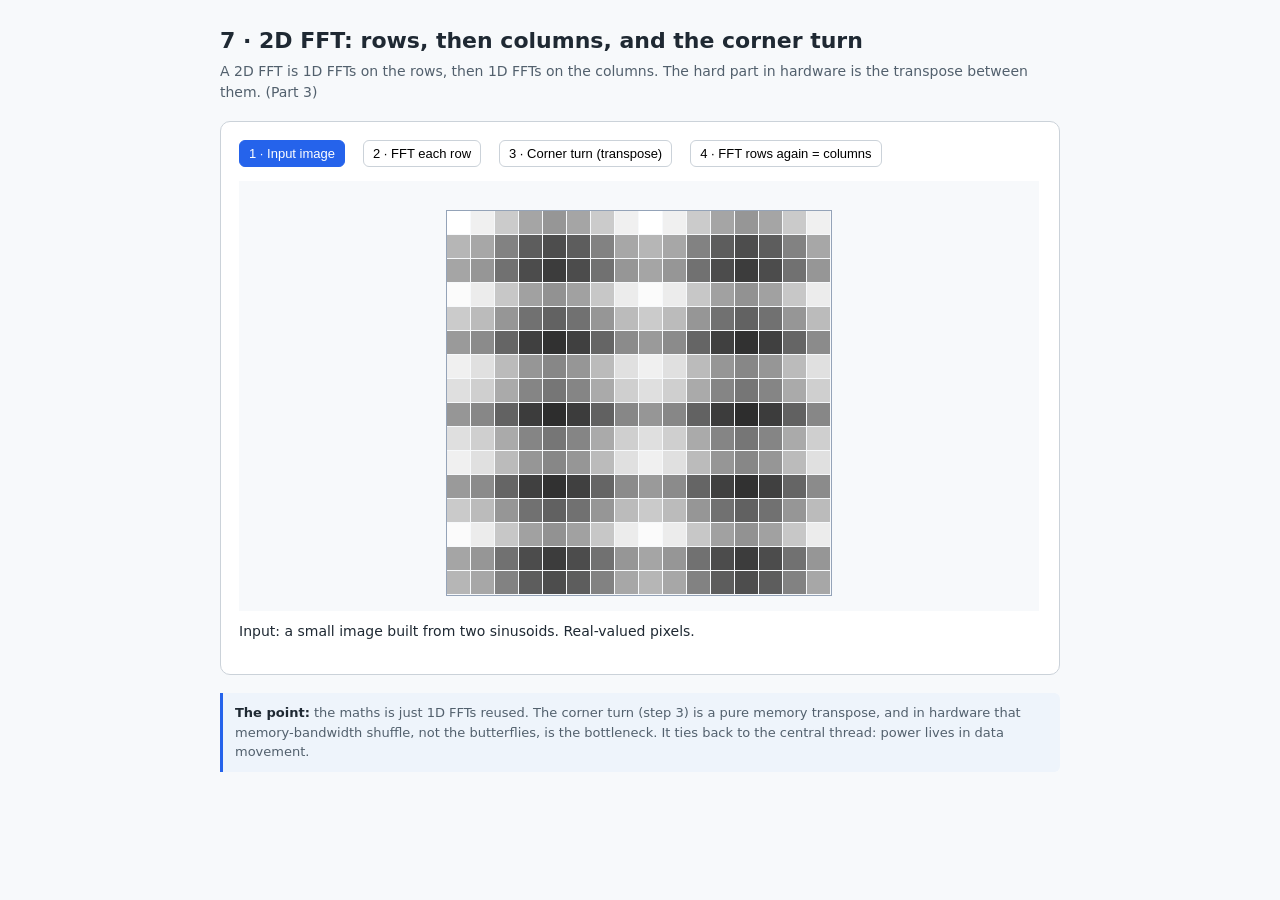
<file: 07-2d-fft.html>
﻿<!doctype html>
<html lang="en">
<head>
<meta charset="utf-8">
<meta name="viewport" content="width=device-width, initial-scale=1">
<title>Demo 7 - 2D FFT and the corner turn</title>
<link rel="stylesheet" href="style.css">
</head>
<body>
<div class="wrap">
  
  <h1>7 &middot; 2D FFT: rows, then columns, and the corner turn</h1>
  <p class="sub">A 2D FFT is 1D FFTs on the rows, then 1D FFTs on the columns. The hard part in hardware is the transpose between them. (Part 3)</p>
  <div class="card">
    <div class="controls" id="steps">
      <button data-s="0" class="active">1 &middot; Input image</button>
      <button data-s="1">2 &middot; FFT each row</button>
      <button data-s="2">3 &middot; Corner turn (transpose)</button>
      <button data-s="3">4 &middot; FFT rows again = columns</button>
    </div>
    <canvas id="grid" width="800" height="430"></canvas>
    <p class="readout" id="caption"></p>
  </div>
  <p class="note"><b>The point:</b> the maths is just 1D FFTs reused. The corner turn (step 3) is a pure memory transpose, and in hardware that memory-bandwidth shuffle, not the butterflies, is the bottleneck. It ties back to the central thread: power lives in data movement.</p>
</div>
<script src="fft.js"></script>
<script src="plot.js"></script>
<script>
const M=16;
function makeInput(){
  const g=[];
  for(let y=0;y<M;y++){ const row=[]; for(let x=0;x<M;x++){
    const v=Math.cos(2*Math.PI*2*x/M)+Math.cos(2*Math.PI*5*y/M);
    row.push({re:v,im:0});
  } g.push(row); } return g;
}
function rowFFT(g){
  return g.map(r=>{
    const re=r.map(c=>c.re), im=r.map(c=>c.im), s=fft(re,im);
    return Array.from({length:M},(_,k)=>({re:s.re[k],im:s.im[k]}));
  });
}
function transpose(g){
  const t=[]; for(let y=0;y<M;y++){ const row=[]; for(let x=0;x<M;x++) row.push(g[x][y]); t.push(row);} return t;
}
const mag2d=g=>g.map(r=>r.map(c=>Math.hypot(c.re,c.im)));
const real2d=g=>g.map(r=>r.map(c=>c.re));
function shift2d(m){ const h=M/2,o=[]; for(let y=0;y<M;y++){const row=[];for(let x=0;x<M;x++) row.push(m[(y+h)%M][(x+h)%M]); o.push(row);} return o; }

const g0=makeInput();
const g1=rowFFT(g0);
const g2=transpose(g1);
const g3=rowFFT(g2);
const finalSpec=shift2d(mag2d(transpose(g3)));
const views=[
  {mat:real2d(g0), kind:'signed', cap:'Input: a small image built from two sinusoids. Real-valued pixels.'},
  {mat:mag2d(g1),  kind:'mag',    cap:'After a 1D FFT on every row. Each row is now its own spectrum (magnitude shown).'},
  {mat:mag2d(g2),  kind:'mag',    cap:'Corner turn: the grid is transposed so the columns become rows. Compare to the previous step: it is flipped across the diagonal. In hardware this is the memory bottleneck.'},
  {mat:finalSpec,  kind:'mag',    cap:'A 1D FFT on the new rows (the original columns), then shifted to centre zero frequency: the full 2D spectrum. The bright spots are the two input frequencies.'}
];
const ctx=document.getElementById('grid').getContext('2d');
const cap=document.getElementById('caption');
function drawHeat(mat, kind){
  clearCanvas(ctx,800,430,'#f7f9fb');
  let max=0; for(const r of mat) for(const v of r) max=Math.max(max, kind==='signed'?Math.abs(v):v);
  const cell=24, ox=(800-M*cell)/2, oy=30;
  for(let y=0;y<M;y++) for(let x=0;x<M;x++){
    const v=mat[y][x]; let col;
    if(kind==='signed'){ const t=v/(max||1), g=Math.round(150+105*t); col='rgb('+g+','+g+','+g+')'; }
    else { const t=Math.log(1+v)/Math.log(1+(max||1)), c=Math.round(255-200*t); col='rgb('+c+','+c+',255)'; }
    ctx.fillStyle=col; ctx.fillRect(ox+x*cell, oy+y*cell, cell-1, cell-1);
  }
  ctx.strokeStyle='#94a3b8'; ctx.strokeRect(ox-0.5, oy-0.5, M*cell+1, M*cell+1);
}
let step=0;
function show(s){
  step=s;
  document.querySelectorAll('#steps button').forEach(b=>b.classList.toggle('active', +b.dataset.s===s));
  drawHeat(views[s].mat, views[s].kind);
  cap.innerHTML=views[s].cap;
}
document.getElementById('steps').addEventListener('click', e=>{ if(e.target.dataset.s!==undefined) show(+e.target.dataset.s); });
show(0);
</script>
</body>
</html>
</file>
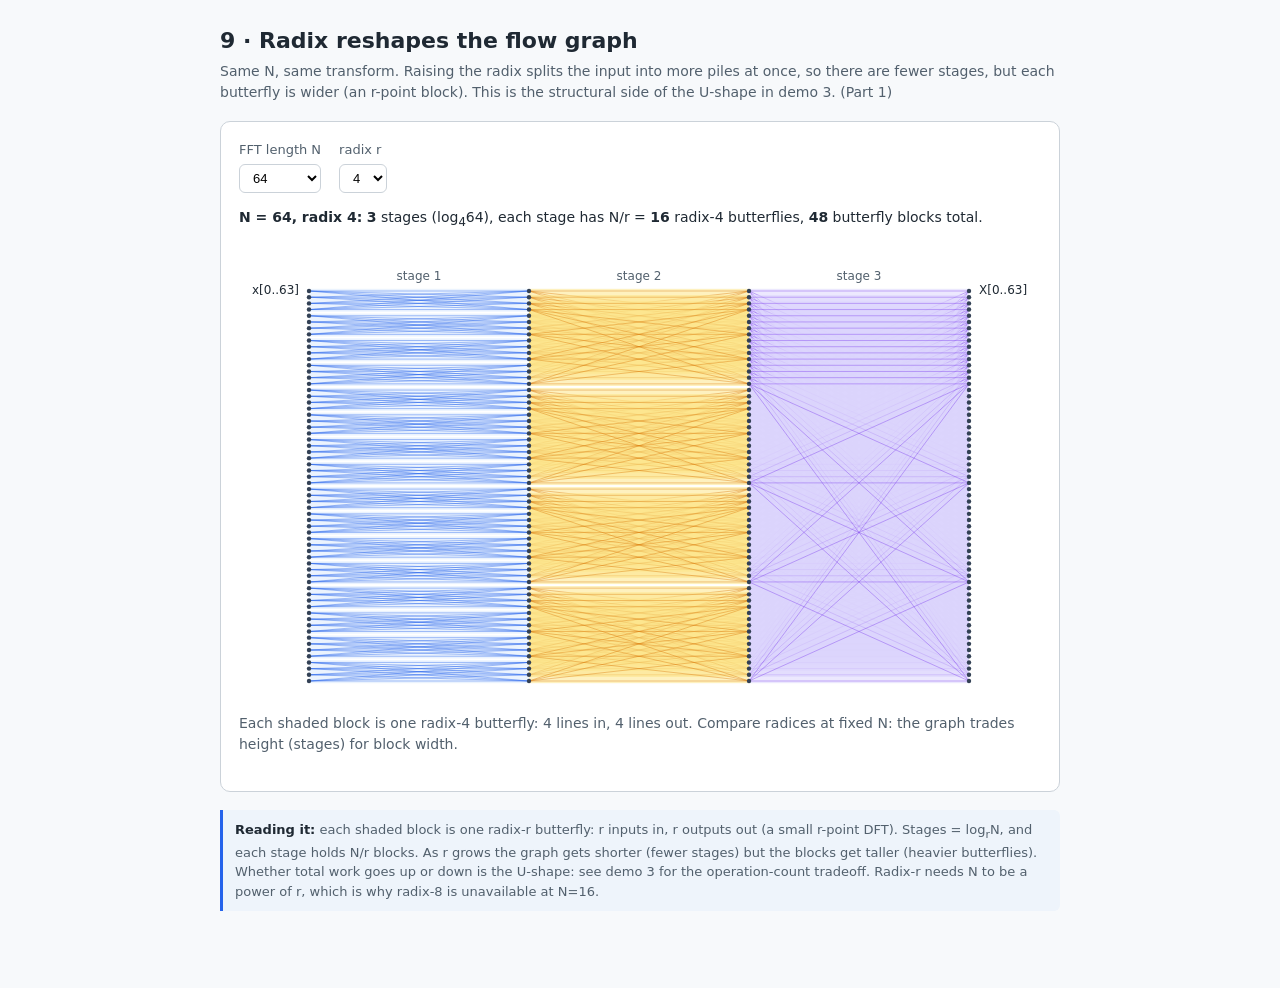
<file: 09-radix-flow.html>
﻿<!doctype html>
<html lang="en">
<head>
<meta charset="utf-8">
<meta name="viewport" content="width=device-width, initial-scale=1">
<title>Demo 9 - Radix reshapes the flow graph</title>
<link rel="stylesheet" href="style.css">
</head>
<body>
<div class="wrap">
  
  <h1>9 &middot; Radix reshapes the flow graph</h1>
  <p class="sub">Same N, same transform. Raising the radix splits the input into more piles at once, so there are fewer stages, but each butterfly is wider (an r-point block). This is the structural side of the U-shape in demo 3. (Part 1)</p>
  <div class="card">
    <div class="controls">
      <div class="control">
        <label>FFT length N</label>
        <select id="N">
          <option value="16">16</option>
          <option value="64" selected>64</option>
        </select>
      </div>
      <div class="control">
        <label>radix r</label>
        <select id="R">
          <option value="2">2</option>
          <option value="4" selected>4</option>
          <option value="8">8</option>
        </select>
      </div>
    </div>
    <p class="readout" id="readout"></p>
    <canvas id="net" width="800" height="460"></canvas>
    <p class="sub" id="cap" style="margin-top:8px"></p>
  </div>
  <p class="note"><b>Reading it:</b> each shaded block is one radix-r butterfly: r inputs in, r outputs out (a small r-point DFT). Stages = log<sub>r</sub>N, and each stage holds N/r blocks. As r grows the graph gets shorter (fewer stages) but the blocks get taller (heavier butterflies). Whether total work goes up or down is the U-shape: see demo 3 for the operation-count tradeoff. Radix-r needs N to be a power of r, which is why radix-8 is unavailable at N=16.</p>
</div>
<script src="plot.js"></script>
<script>
const selN = document.getElementById("N");
const selR = document.getElementById("R");
const out = document.getElementById("readout");
const cap = document.getElementById("cap");
const ctx = document.getElementById("net").getContext("2d");

const palette = ["#dbeafe","#fde68a","#ddd6fe","#bbf7d0","#fbcfe8","#fed7aa"];
const edgeC = ["#2563eb","#d97706","#7c3aed","#16a34a","#db2777","#ea580c"];

function isPow(N, r){
  let v = 1; while(v < N) v *= r; return v === N;
}

function validRadices(N){ return [2,4,8].filter(r => isPow(N, r)); }

function syncRadixOptions(){
  const N = +selN.value;
  const ok = validRadices(N);
  [...selR.options].forEach(o => { o.disabled = !ok.includes(+o.value); });
  if(!ok.includes(+selR.value)) selR.value = String(ok[ok.length-1]); // snap to largest valid
}

function draw(){
  const N = +selN.value, r = +selR.value;
  const stages = Math.round(Math.log(N)/Math.log(r));
  const perStage = N / r;

  const top=46, bottom=24, leftLabel=70, rightLabel=70;
  const usableH = 460 - top - bottom;
  const gap = usableH / (N - 1);
  const Y = i => top + i*gap;
  const x0 = leftLabel, x1 = 800 - rightLabel;
  const cols = [];
  for(let c=0;c<=stages;c++) cols.push(x0 + (x1 - x0) * c / stages);

  clearCanvas(ctx, 800, 460);

  // stage by stage: blocks of r consecutive lines (in this stage's grouping)
  for(let s=1;s<=stages;s++){
    const c = s-1;
    const span = Math.pow(r, s-1);     // distance between members of a block at this stage
    const grp = r*span;                 // block footprint
    const colW = 1; // not used
    let blockIdx = 0;
    for(let start=0; start<N; start+=grp){
      for(let off=0; off<span; off++){
        // members of this butterfly block
        const members = [];
        for(let m=0;m<r;m++) members.push(start + off + m*span);
        // shaded box spanning members
        const yTop = Y(Math.min.apply(null,members)) - gap*0.35;
        const yBot = Y(Math.max.apply(null,members)) + gap*0.35;
        const xa = cols[c], xb = cols[c+1];
        ctx.fillStyle = palette[(s-1) % palette.length];
        ctx.globalAlpha = 0.55;
        ctx.fillRect(xa, yTop, xb-xa, yBot-yTop);
        ctx.globalAlpha = 1;
        // r-in to r-out connecting lines (qualitative: each member to each member)
        ctx.strokeStyle = edgeC[(s-1) % edgeC.length];
        ctx.lineWidth = N>16 ? 0.8 : 1.1;
        ctx.globalAlpha = N>16 ? 0.5 : 0.7;
        for(let a=0;a<r;a++) for(let b=0;b<r;b++){
          ctx.beginPath(); ctx.moveTo(xa, Y(members[a])); ctx.lineTo(xb, Y(members[b])); ctx.stroke();
        }
        ctx.globalAlpha = 1;
        blockIdx++;
      }
    }
  }

  // nodes
  const dotR = N>16 ? 2.2 : 3.2;
  for(let col=0;col<=stages;col++) for(let i=0;i<N;i++){ ctx.fillStyle="#334155"; ctx.beginPath(); ctx.arc(cols[col],Y(i),dotR,0,7); ctx.fill(); }

  // labels
  ctx.fillStyle="#1f2933"; ctx.textBaseline="middle"; ctx.font="12px system-ui";
  ctx.textAlign="right"; ctx.fillText("x[0.."+(N-1)+"]", cols[0]-10, Y(0));
  ctx.textAlign="left";  ctx.fillText("X[0.."+(N-1)+"]", cols[stages]+10, Y(0));

  // stage captions
  ctx.fillStyle="#52606d"; ctx.textAlign="center"; ctx.textBaseline="bottom"; ctx.font="12px system-ui";
  for(let s=1;s<=stages;s++) ctx.fillText("stage "+s, (cols[s-1]+cols[s])/2, top-8);

  out.innerHTML = "<b>N = " + N + ", radix " + r + ":</b> " +
    "<b>" + stages + "</b> stages (log<sub>"+r+"</sub>"+N+"), " +
    "each stage has N/r = <b>" + perStage + "</b> radix-" + r + " butterflies, " +
    "<b>" + (stages*perStage) + "</b> butterfly blocks total.";
  cap.innerHTML = "Each shaded block is one radix-" + r + " butterfly: " + r +
    " lines in, " + r + " lines out. Compare radices at fixed N: the graph trades height (stages) for block width.";
}

selN.addEventListener("change", () => { syncRadixOptions(); draw(); });
selR.addEventListener("change", draw);
syncRadixOptions(); draw();
</script>
</body>
</html>
</file>
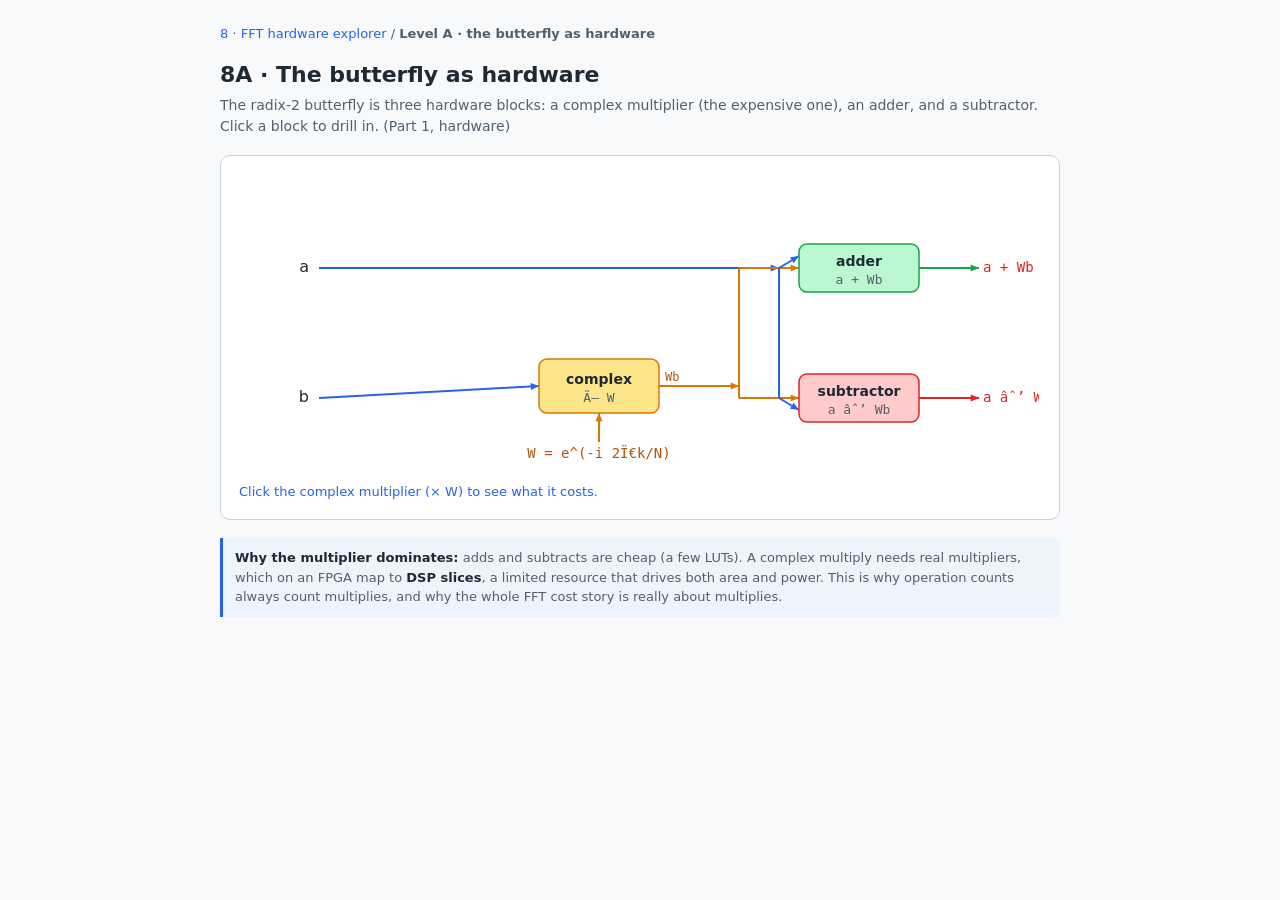
<file: 08-hardware/a-butterfly.html>
﻿<!doctype html>
<html lang="en">
<head>
<meta charset="utf-8">
<meta name="viewport" content="width=device-width, initial-scale=1">
<title>Demo 8A - The butterfly as hardware</title>
<link rel="stylesheet" href="../style.css">
<style>
  .crumbs { font-size:13px; color:var(--muted); margin-bottom:14px; }
  .crumbs a { color:var(--accent); text-decoration:none; }
  .crumbs a:hover { text-decoration:underline; }
  .hint { font-size:13px; color:var(--accent); margin:8px 0 0; }
  .panel { font-size:14px; background:#f0f6ff; border:1px solid #cdddf5; border-radius:8px; padding:14px 16px; margin-top:14px; }
  .panel h3 { margin:0 0 8px; font-size:15px; }
  .panel .eq { font-family: ui-monospace, Consolas, monospace; font-size:14px; background:#fff; border:1px solid var(--line); border-radius:6px; padding:8px 10px; margin:8px 0; }
  .panel.hidden { display:none; }
</style>
</head>
<body>
<div class="wrap">
  
  <div class="crumbs"><a href="index.html">8 &middot; FFT hardware explorer</a> / <b>Level A &middot; the butterfly as hardware</b></div>
  <h1>8A &middot; The butterfly as hardware</h1>
  <p class="sub">The radix-2 butterfly is three hardware blocks: a complex multiplier (the expensive one), an adder, and a subtractor. Click a block to drill in. (Part 1, hardware)</p>

  <div class="card">
    <canvas id="bf" width="800" height="300"></canvas>
    <p class="hint" id="hint">Click the complex multiplier (&times; W) to see what it costs.</p>
    <div class="panel hidden" id="panel"></div>
  </div>

  <p class="note"><b>Why the multiplier dominates:</b> adds and subtracts are cheap (a few LUTs). A complex multiply needs real multipliers, which on an FPGA map to <b>DSP slices</b>, a limited resource that drives both area and power. This is why operation counts always count multiplies, and why the whole FFT cost story is really about multiplies.</p>
</div>
<script>
const ctx = document.getElementById("bf").getContext("2d");
const panel = document.getElementById("panel");
const hint = document.getElementById("hint");

// block rectangles, in canvas coords, with hit-testing
const blocks = {
  mult: {x:300, y:185, w:120, h:54, label:"complex", sub:"Ã— W", color:"#fde68a", stroke:"#d97706"},
  add:  {x:560, y:70,  w:120, h:48, label:"adder", sub:"a + Wb", color:"#bbf7d0", stroke:"#16a34a"},
  sub:  {x:560, y:200, w:120, h:48, label:"subtractor", sub:"a âˆ’ Wb", color:"#fecaca", stroke:"#dc2626"}
};

function line(x1,y1,x2,y2,c,w){ ctx.strokeStyle=c||"#64748b"; ctx.lineWidth=w||2; ctx.beginPath(); ctx.moveTo(x1,y1); ctx.lineTo(x2,y2); ctx.stroke(); }
function arrow(x1,y1,x2,y2,c){ line(x1,y1,x2,y2,c,2); const a=Math.atan2(y2-y1,x2-x1); ctx.fillStyle=c||"#64748b"; ctx.beginPath(); ctx.moveTo(x2,y2); ctx.lineTo(x2-9*Math.cos(a-0.4),y2-9*Math.sin(a-0.4)); ctx.lineTo(x2-9*Math.cos(a+0.4),y2-9*Math.sin(a+0.4)); ctx.closePath(); ctx.fill(); }
function rrect(x,y,w,h,r){ ctx.beginPath(); ctx.moveTo(x+r,y); ctx.arcTo(x+w,y,x+w,y+h,r); ctx.arcTo(x+w,y+h,x,y+h,r); ctx.arcTo(x,y+h,x,y,r); ctx.arcTo(x,y,x+w,y,r); ctx.closePath(); }

function drawBlock(b, glow){
  rrect(b.x,b.y,b.w,b.h,8);
  ctx.fillStyle=b.color; ctx.fill();
  ctx.lineWidth = glow?3:1.5; ctx.strokeStyle=b.stroke; ctx.stroke();
  ctx.fillStyle="#1f2933"; ctx.textAlign="center";
  ctx.font="600 14px system-ui"; ctx.textBaseline="alphabetic";
  ctx.fillText(b.label, b.x+b.w/2, b.y+b.h/2-2);
  ctx.font="13px ui-monospace, Consolas, monospace";
  ctx.fillStyle="#52606d"; ctx.fillText(b.sub, b.x+b.w/2, b.y+b.h/2+16);
}

let active = null;
function draw(){
  ctx.fillStyle="#fff"; ctx.fillRect(0,0,800,300);
  const ayA=94, ayB=224; // input a line y, input b line y
  // input dots + labels
  ctx.fillStyle="#1f2933"; ctx.font="16px system-ui"; ctx.textAlign="right"; ctx.textBaseline="middle";
  ctx.fillText("a", 70, ayA); ctx.fillText("b", 70, ayB);
  // a goes right to a node, splits to adder and subtractor
  arrow(80, ayA, 540, ayA, "#2563eb");        // a along the top into add/sub region
  // b goes into the multiplier
  arrow(80, ayB, blocks.mult.x, blocks.mult.y+blocks.mult.h/2, "#2563eb");
  // W input into multiplier from below
  ctx.fillStyle="#b45309"; ctx.font="14px ui-monospace, Consolas, monospace"; ctx.textAlign="center";
  ctx.fillText("W = e^(-i 2Ï€k/N)", blocks.mult.x+blocks.mult.w/2, 280);
  arrow(blocks.mult.x+blocks.mult.w/2, 268, blocks.mult.x+blocks.mult.w/2, blocks.mult.y+blocks.mult.h, "#d97706");
  // multiplier output (Wb) goes up to a split, then to adder (+) and subtractor (-)
  const mx = blocks.mult.x+blocks.mult.w, my = blocks.mult.y+blocks.mult.h/2;
  arrow(mx, my, 500, my, "#d97706");
  line(500, my, 500, 94, "#d97706", 2);    // up to adder feed
  line(500, my, 500, 224, "#d97706", 2);   // down to subtractor feed
  arrow(500, 94, blocks.add.x, blocks.add.y+blocks.add.h/2, "#d97706");
  arrow(500, 224, blocks.sub.x, blocks.sub.y+blocks.sub.h/2, "#d97706");
  ctx.fillStyle="#b45309"; ctx.font="12px ui-monospace, Consolas, monospace"; ctx.textAlign="left";
  ctx.fillText("Wb", mx+6, my-8);
  // a feeds into adder and subtractor too (tap from the top a-line at x=500 region via 540)
  line(540, ayA, 540, 94, "#2563eb", 2);
  line(540, ayA, 540, 224, "#2563eb", 2);
  arrow(540, 94, blocks.add.x, blocks.add.y+blocks.add.h/2-12, "#2563eb");
  arrow(540, 224, blocks.sub.x, blocks.sub.y+blocks.sub.h/2+12, "#2563eb");
  // blocks
  drawBlock(blocks.mult, active==="mult");
  drawBlock(blocks.add, active==="add");
  drawBlock(blocks.sub, active==="sub");
  // outputs
  ctx.fillStyle="#1f2933"; ctx.font="14px ui-monospace, Consolas, monospace"; ctx.textAlign="left"; ctx.textBaseline="middle";
  arrow(blocks.add.x+blocks.add.w, blocks.add.y+blocks.add.h/2, 740, blocks.add.y+blocks.add.h/2, "#16a34a");
  arrow(blocks.sub.x+blocks.sub.w, blocks.sub.y+blocks.sub.h/2, 740, blocks.sub.y+blocks.sub.h/2, "#dc2626");
  ctx.fillText("a + Wb", 744, blocks.add.y+blocks.add.h/2);
  ctx.fillText("a âˆ’ Wb", 744, blocks.sub.y+blocks.sub.h/2);
}

const panels = {
  mult: "<h3>Complex multiplier &times; W</h3>" +
    "<p>One complex multiply (a+bi)(c+di) expands into real operations:</p>" +
    "<div class='eq'>(a+bi)(c+di) = (ac âˆ’ bd) + (ad + bc) i</div>" +
    "<p>That is <b>4 real multiplies</b> (ac, bd, ad, bc) and <b>2 real adds</b> (one subtract, one add).</p>" +
    "<p>A known trick computes it in <b>3 real multiplies</b> + 5 adds (Karatsuba-style), trading a multiply for cheaper adds, which matters because multiplies are the scarce DSP resource.</p>" +
    "<p><b>FPGA mapping:</b> each real multiply &rarr; a <b>DSP slice</b>. So one butterfly burns about 3 to 4 DSP slices: the single most resource-hungry part of the FFT, and the main driver of area and power.</p>",
  add: "<h3>Adder &nbsp;a + Wb</h3>" +
    "<p>Complex add: add the real parts, add the imaginary parts. <b>2 real adds</b>.</p>" +
    "<p><b>FPGA mapping:</b> plain fabric (LUTs + carry chains). Cheap next to a multiply, which is why op-counts ignore adds and count multiplies.</p>",
  sub: "<h3>Subtractor &nbsp;a âˆ’ Wb</h3>" +
    "<p>Complex subtract: subtract real parts, subtract imaginary parts. <b>2 real subtracts</b>.</p>" +
    "<p>The butterfly reuses the <i>same</i> Wb for both outputs (one + , one âˆ’), so the costly multiply is done once and shared. That sharing is the whole efficiency of the butterfly.</p>"
};

// ---- circuit diagrams drawn into the panel ----
function cbox(c, x, y, w, h, fill, stroke, label){
  c.beginPath();
  const r=6; c.moveTo(x+r,y); c.arcTo(x+w,y,x+w,y+h,r); c.arcTo(x+w,y+h,x,y+h,r); c.arcTo(x,y+h,x,y,r); c.arcTo(x,y,x+w,y,r); c.closePath();
  c.fillStyle=fill; c.fill(); c.lineWidth=1.5; c.strokeStyle=stroke; c.stroke();
  c.fillStyle="#1f2933"; c.textAlign="center"; c.textBaseline="middle"; c.font="600 16px ui-monospace, Consolas, monospace";
  c.fillText(label, x+w/2, y+h/2);
}
function cwire(c, x1,y1,x2,y2,col){ c.strokeStyle=col||"#64748b"; c.lineWidth=1.6; c.beginPath(); c.moveTo(x1,y1); c.lineTo(x2,y2); c.stroke(); }
function carrow(c, x1,y1,x2,y2,col){ cwire(c,x1,y1,x2,y2,col); const a=Math.atan2(y2-y1,x2-x1); c.fillStyle=col||"#64748b"; c.beginPath(); c.moveTo(x2,y2); c.lineTo(x2-8*Math.cos(a-0.4),y2-8*Math.sin(a-0.4)); c.lineTo(x2-8*Math.cos(a+0.4),y2-8*Math.sin(a+0.4)); c.closePath(); c.fill(); }
function clabel(c, t, x, y, col, align){ c.fillStyle=col||"#1f2933"; c.textAlign=align||"left"; c.textBaseline="middle"; c.font="13px ui-monospace, Consolas, monospace"; c.fillText(t, x, y); }

function drawCircuit(key){
  const cv = document.getElementById("circuit");
  if(!cv) return;
  const c = cv.getContext("2d");
  c.fillStyle="#fff"; c.fillRect(0,0,560,260);
  const M="#fde68a", Ms="#d97706", A="#bbf7d0", As="#16a34a", S="#fecaca", Ss="#dc2626";
  if(key==="mult"){
    clabel(c,"b_r",18,40,"#2563eb","left"); clabel(c,"b_i",18,80,"#2563eb","left");
    clabel(c,"W_r",18,160,"#b45309","left"); clabel(c,"W_i",18,200,"#b45309","left");
    cbox(c,150,24,70,34,M,Ms,"Ã—"); clabel(c,"W_rÂ·b_r",225,41,"#52606d","left");
    cbox(c,150,70,70,34,M,Ms,"Ã—"); clabel(c,"W_iÂ·b_i",225,87,"#52606d","left");
    cbox(c,150,150,70,34,M,Ms,"Ã—"); clabel(c,"W_rÂ·b_i",225,167,"#52606d","left");
    cbox(c,150,196,70,34,M,Ms,"Ã—"); clabel(c,"W_iÂ·b_r",225,213,"#52606d","left");
    carrow(c,50,40,150,41,"#2563eb");
    carrow(c,50,160,150,41,"#b45309");
    carrow(c,50,80,150,87,"#2563eb");
    carrow(c,50,200,150,87,"#b45309");
    carrow(c,50,80,150,167,"#2563eb");
    carrow(c,50,160,150,167,"#b45309");
    carrow(c,50,40,150,213,"#2563eb");
    carrow(c,50,200,150,213,"#b45309");
    cbox(c,360,40,60,34,S,Ss,"âˆ’");
    carrow(c,300,41,360,52,"#52606d"); carrow(c,300,87,360,62,"#52606d");
    carrow(c,420,57,520,57,Ss); clabel(c,"Re = W_rÂ·b_r âˆ’ W_iÂ·b_i",430,30,"#1f2933","left");
    cbox(c,360,166,60,34,A,As,"+");
    carrow(c,300,167,360,177,"#52606d"); carrow(c,300,213,360,189,"#52606d");
    carrow(c,420,183,520,183,As); clabel(c,"Im = W_rÂ·b_i + W_iÂ·b_r",430,222,"#1f2933","left");
    clabel(c,"4 multipliers (â†’ DSP slices)  +  1 sub, 1 add",150,250,"#52606d","left");
  } else if(key==="add"){
    clabel(c,"a_r",30,70,"#2563eb","left"); clabel(c,"(Wb)_r",30,110,"#d97706","left");
    clabel(c,"a_i",30,170,"#2563eb","left"); clabel(c,"(Wb)_i",30,210,"#d97706","left");
    cbox(c,220,70,70,34,A,As,"+"); carrow(c,90,70,220,82,"#2563eb"); carrow(c,110,110,220,92,"#d97706");
    carrow(c,290,87,470,87,As); clabel(c,"(a+Wb)_r",480,87,"#1f2933","left");
    cbox(c,220,176,70,34,A,As,"+"); carrow(c,90,170,220,188,"#2563eb"); carrow(c,110,210,220,198,"#d97706");
    carrow(c,290,193,470,193,As); clabel(c,"(a+Wb)_i",480,193,"#1f2933","left");
    clabel(c,"2 real adders (cheap fabric, no DSP)",150,245,"#52606d","left");
  } else if(key==="sub"){
    clabel(c,"a_r",30,70,"#2563eb","left"); clabel(c,"(Wb)_r",30,110,"#d97706","left");
    clabel(c,"a_i",30,170,"#2563eb","left"); clabel(c,"(Wb)_i",30,210,"#d97706","left");
    cbox(c,220,70,70,34,S,Ss,"âˆ’"); carrow(c,90,70,220,82,"#2563eb"); carrow(c,110,110,220,92,"#d97706");
    carrow(c,290,87,470,87,Ss); clabel(c,"(aâˆ’Wb)_r",480,87,"#1f2933","left");
    cbox(c,220,176,70,34,S,Ss,"âˆ’"); carrow(c,90,170,220,188,"#2563eb"); carrow(c,110,210,220,198,"#d97706");
    carrow(c,290,193,470,193,Ss); clabel(c,"(aâˆ’Wb)_i",480,193,"#1f2933","left");
    clabel(c,"2 real subtractors. The same Wb feeds both adder and subtractor.",110,245,"#52606d","left");
  }
}

function showPanel(key){
  active = key;
  panel.innerHTML = "<canvas id='circuit' width='560' height='260' style='display:block;max-width:100%;background:#fff;border:1px solid var(--line);border-radius:6px;margin-bottom:12px'></canvas>" + panels[key];
  panel.classList.remove("hidden");
  hint.style.display = "none";
  drawCircuit(key);
  draw();
}

document.getElementById("bf").addEventListener("click", e => {
  const r = e.target.getBoundingClientRect();
  const sx = 800 / r.width, sy = 300 / r.height;
  const x = (e.clientX - r.left) * sx, y = (e.clientY - r.top) * sy;
  for(const k in blocks){
    const b = blocks[k];
    if(x>=b.x && x<=b.x+b.w && y>=b.y && y<=b.y+b.h){ showPanel(k); return; }
  }
});

draw();
</script>
</body>
</html>
</file>
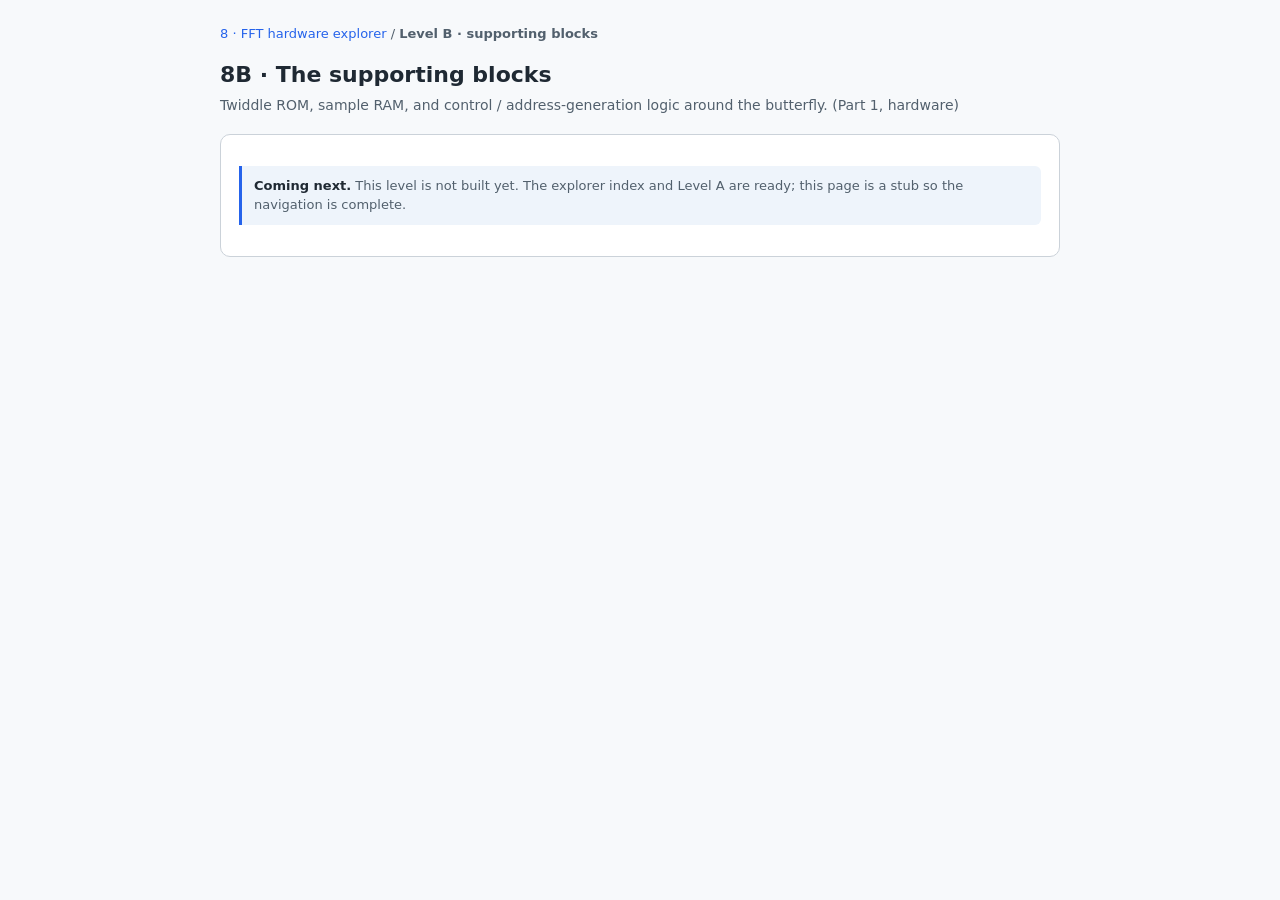
<file: 08-hardware/b-blocks.html>
﻿<!doctype html>
<html lang="en">
<head>
<meta charset="utf-8">
<meta name="viewport" content="width=device-width, initial-scale=1">
<title>Demo 8B - Supporting blocks</title>
<link rel="stylesheet" href="../style.css">
<style>
  .crumbs { font-size:13px; color:var(--muted); margin-bottom:14px; }
  .crumbs a { color:var(--accent); text-decoration:none; }
  .crumbs a:hover { text-decoration:underline; }
</style>
</head>
<body>
<div class="wrap">
  
  <div class="crumbs"><a href="index.html">8 &middot; FFT hardware explorer</a> / <b>Level B &middot; supporting blocks</b></div>
  <h1>8B &middot; The supporting blocks</h1>
  <p class="sub">Twiddle ROM, sample RAM, and control / address-generation logic around the butterfly. (Part 1, hardware)</p>
  <div class="card">
    <p class="note"><b>Coming next.</b> This level is not built yet. The explorer index and Level A are ready; this page is a stub so the navigation is complete.</p>
  </div>
</div>
</body>
</html>
</file>
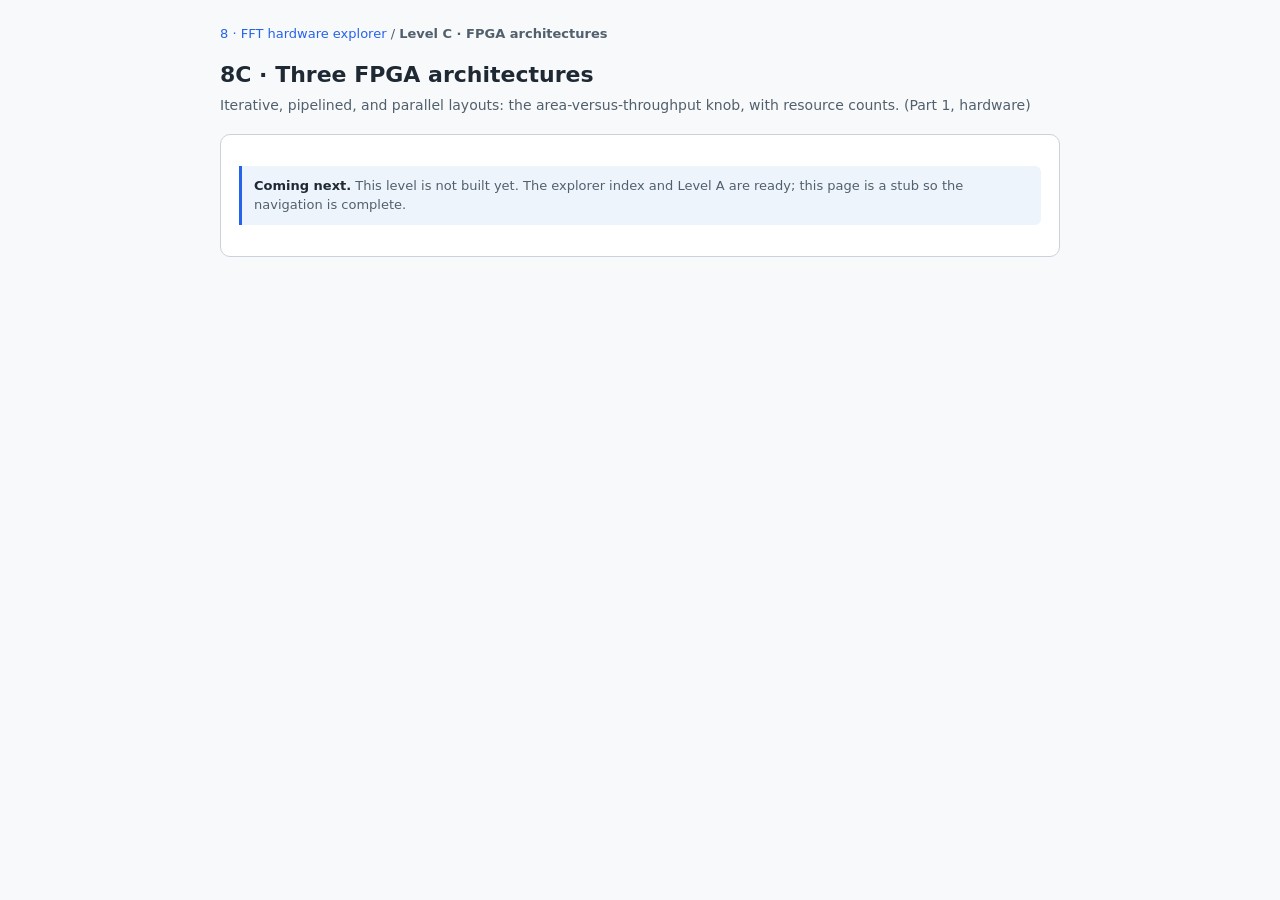
<file: 08-hardware/c-architectures.html>
﻿<!doctype html>
<html lang="en">
<head>
<meta charset="utf-8">
<meta name="viewport" content="width=device-width, initial-scale=1">
<title>Demo 8C - FPGA architectures</title>
<link rel="stylesheet" href="../style.css">
<style>
  .crumbs { font-size:13px; color:var(--muted); margin-bottom:14px; }
  .crumbs a { color:var(--accent); text-decoration:none; }
  .crumbs a:hover { text-decoration:underline; }
</style>
</head>
<body>
<div class="wrap">
  
  <div class="crumbs"><a href="index.html">8 &middot; FFT hardware explorer</a> / <b>Level C &middot; FPGA architectures</b></div>
  <h1>8C &middot; Three FPGA architectures</h1>
  <p class="sub">Iterative, pipelined, and parallel layouts: the area-versus-throughput knob, with resource counts. (Part 1, hardware)</p>
  <div class="card">
    <p class="note"><b>Coming next.</b> This level is not built yet. The explorer index and Level A are ready; this page is a stub so the navigation is complete.</p>
  </div>
</div>
</body>
</html>
</file>
<file: style.css>
﻿:root { --fg:#1f2933; --muted:#52606d; --line:#cbd2d9; --accent:#2563eb; --bg:#f7f9fb; }
* { box-sizing: border-box; }
body { margin:0; font-family: system-ui, -apple-system, "Segoe UI", sans-serif; color:var(--fg); background:var(--bg); line-height:1.5; }
.wrap { max-width: 880px; margin:0 auto; padding:24px 20px 64px; }
h1 { font-size:22px; margin:0 0 4px; }
.sub { color:var(--muted); margin:0 0 18px; font-size:14px; }
.card { background:#fff; border:1px solid var(--line); border-radius:10px; padding:18px; margin-bottom:18px; }
.controls { display:flex; flex-wrap:wrap; gap:18px; margin-bottom:14px; align-items:flex-end; }
.control { display:flex; flex-direction:column; gap:4px; font-size:13px; }
.control label { color:var(--muted); }
.control .val { font-variant-numeric:tabular-nums; font-weight:600; }
input[type=range] { width:170px; }
canvas { display:block; max-width:100%; }
.note { font-size:13px; color:var(--muted); background:#eef4fb; border-left:3px solid var(--accent); padding:10px 12px; border-radius:0 6px 6px 0; }
.note b { color:var(--fg); }
.readout { font-size:14px; margin-top:10px; }
.readout b { color:var(--fg); }
select, button { font-size:13px; padding:5px 9px; border:1px solid var(--line); border-radius:6px; background:#fff; cursor:pointer; }
button.active { background:var(--accent); color:#fff; border-color:var(--accent); }
a.back { font-size:13px; color:var(--accent); text-decoration:none; display:inline-block; margin-bottom:14px; }
a.back:hover { text-decoration:underline; }
</file>
